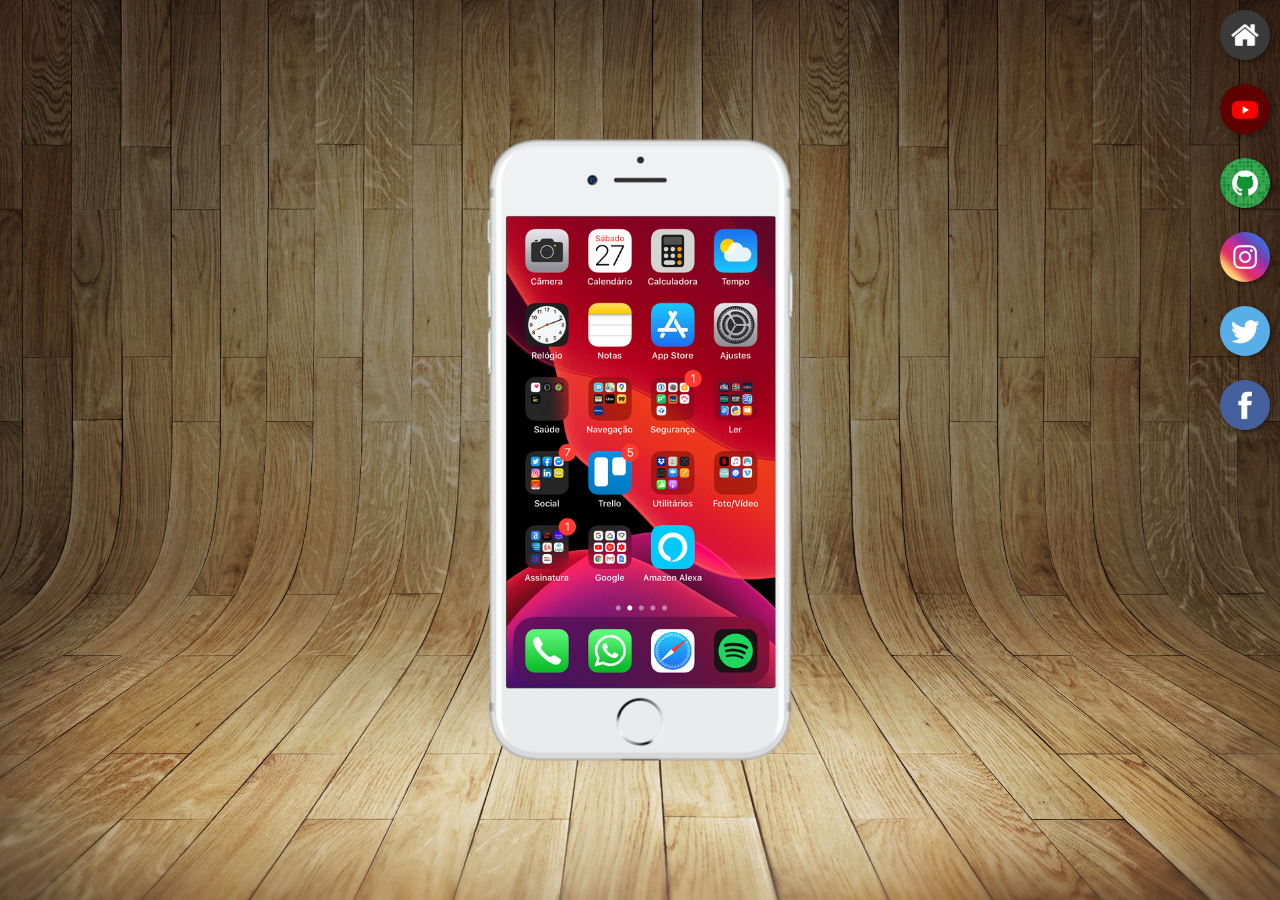
<file: index.html>
<!DOCTYPE html>
<html lang="pt-br">
<head>
    <meta charset="UTF-8">
    <meta name="viewport" content="width=device-width, initial-scale=1.0">
    <link rel="shortcut icon" href="favicon.ico" type="image/x-icon">
    <link rel="stylesheet" href="estilos/style.css">
    <title>Projeto Redes Sociais</title>
</head>
<body>
    <main>
        <section id="telefone">
            <iframe src="home.html" name="tela" id="tela" frameborder="0"></iframe>
        </section>
        <section id="redes-sociais">
            <a href="home.html" target="tela"><img src="imagens/logo-home.jpg" alt="logo-home"></a> <br>
            <a href="youtube.html" target="tela"><img src="imagens/logo-youtube.jpg" alt="logo-youtube"></a> <br>
            <a href="github.html" target="tela"><img src="imagens/logo-github.jpg" alt="logo-github"></a> <br>
            <a href="instagram.html" target="tela"><img src="imagens/logo-instagram.jpg" alt="logo-instagram"></a> <br>
            <a href="twitter.html" target="tela"><img src="imagens/logo-twitter.jpg" alt="logo-twitter"></a> <br>
            <a href="facebook.html" target="tela"><img src="imagens/logo-facebook.jpg" alt="logo-facebook"></a>
        </section>
    </main>
</body>
</html>
</file>
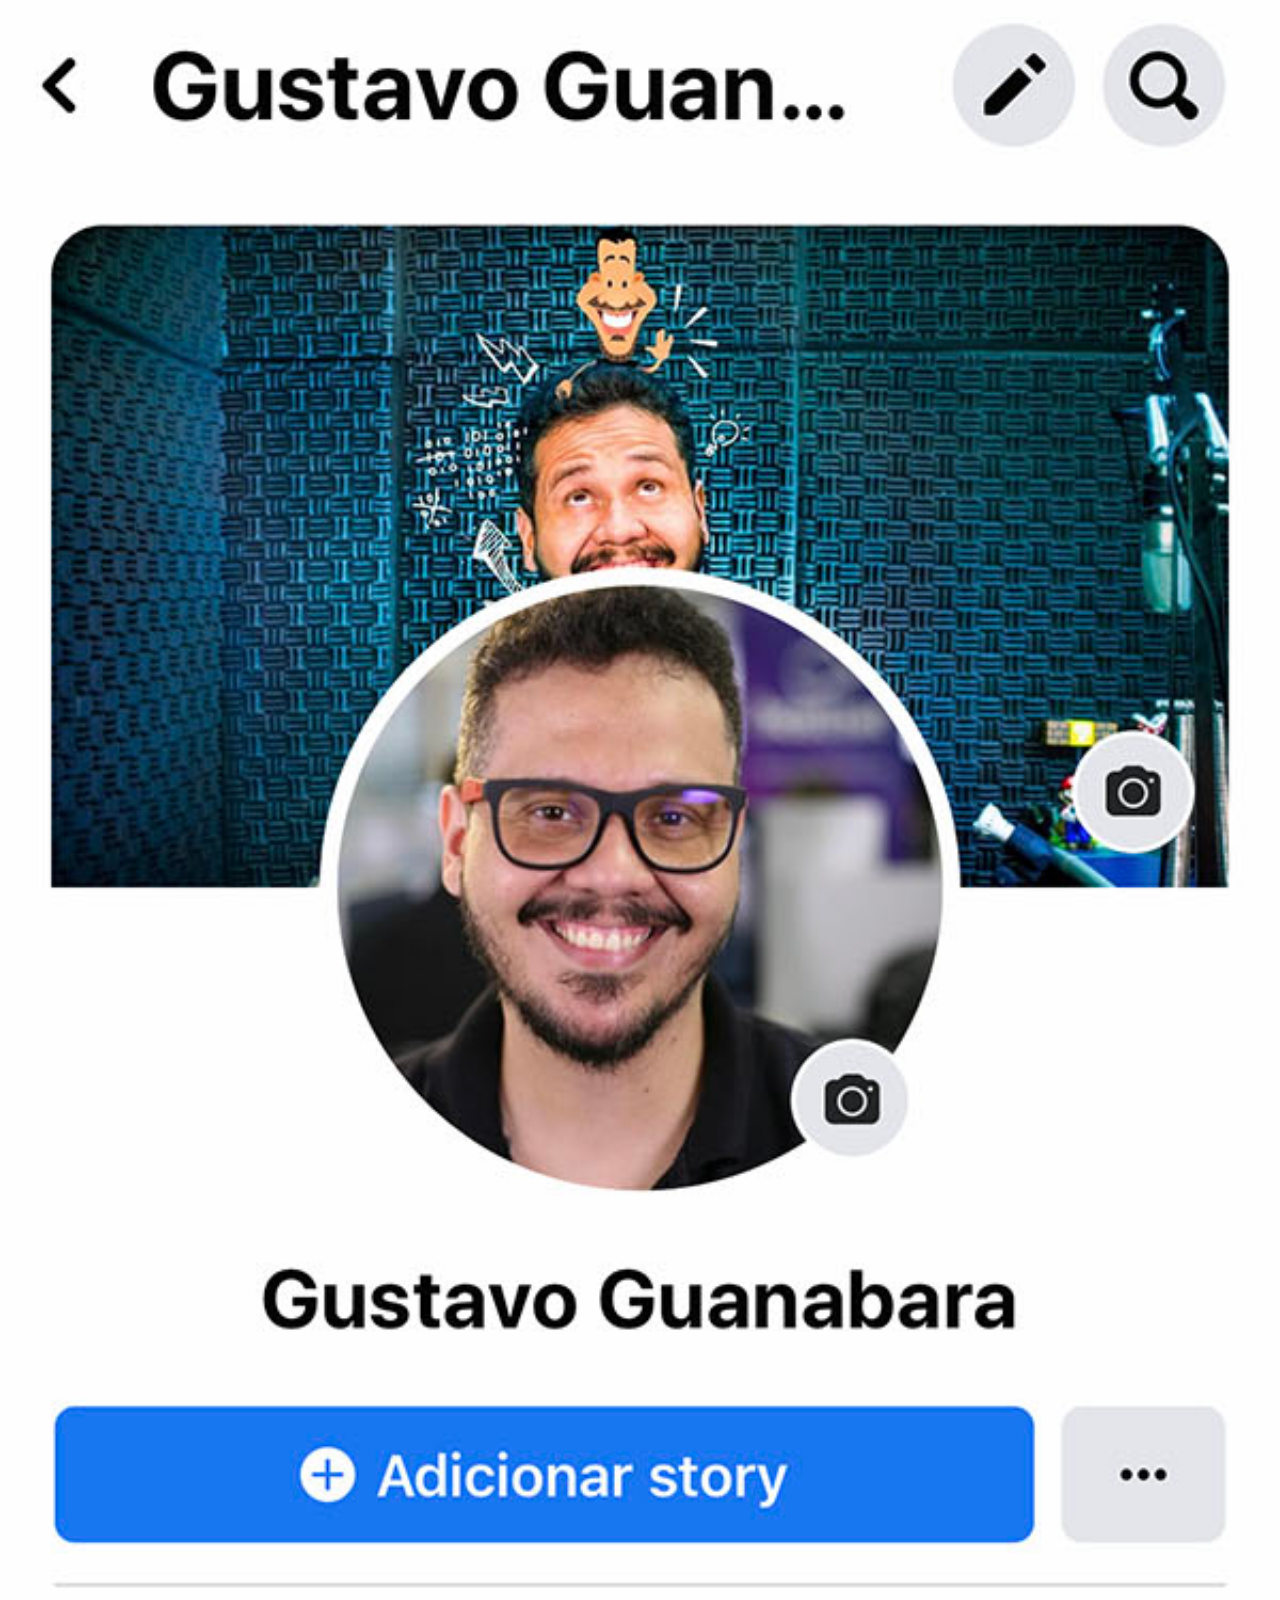
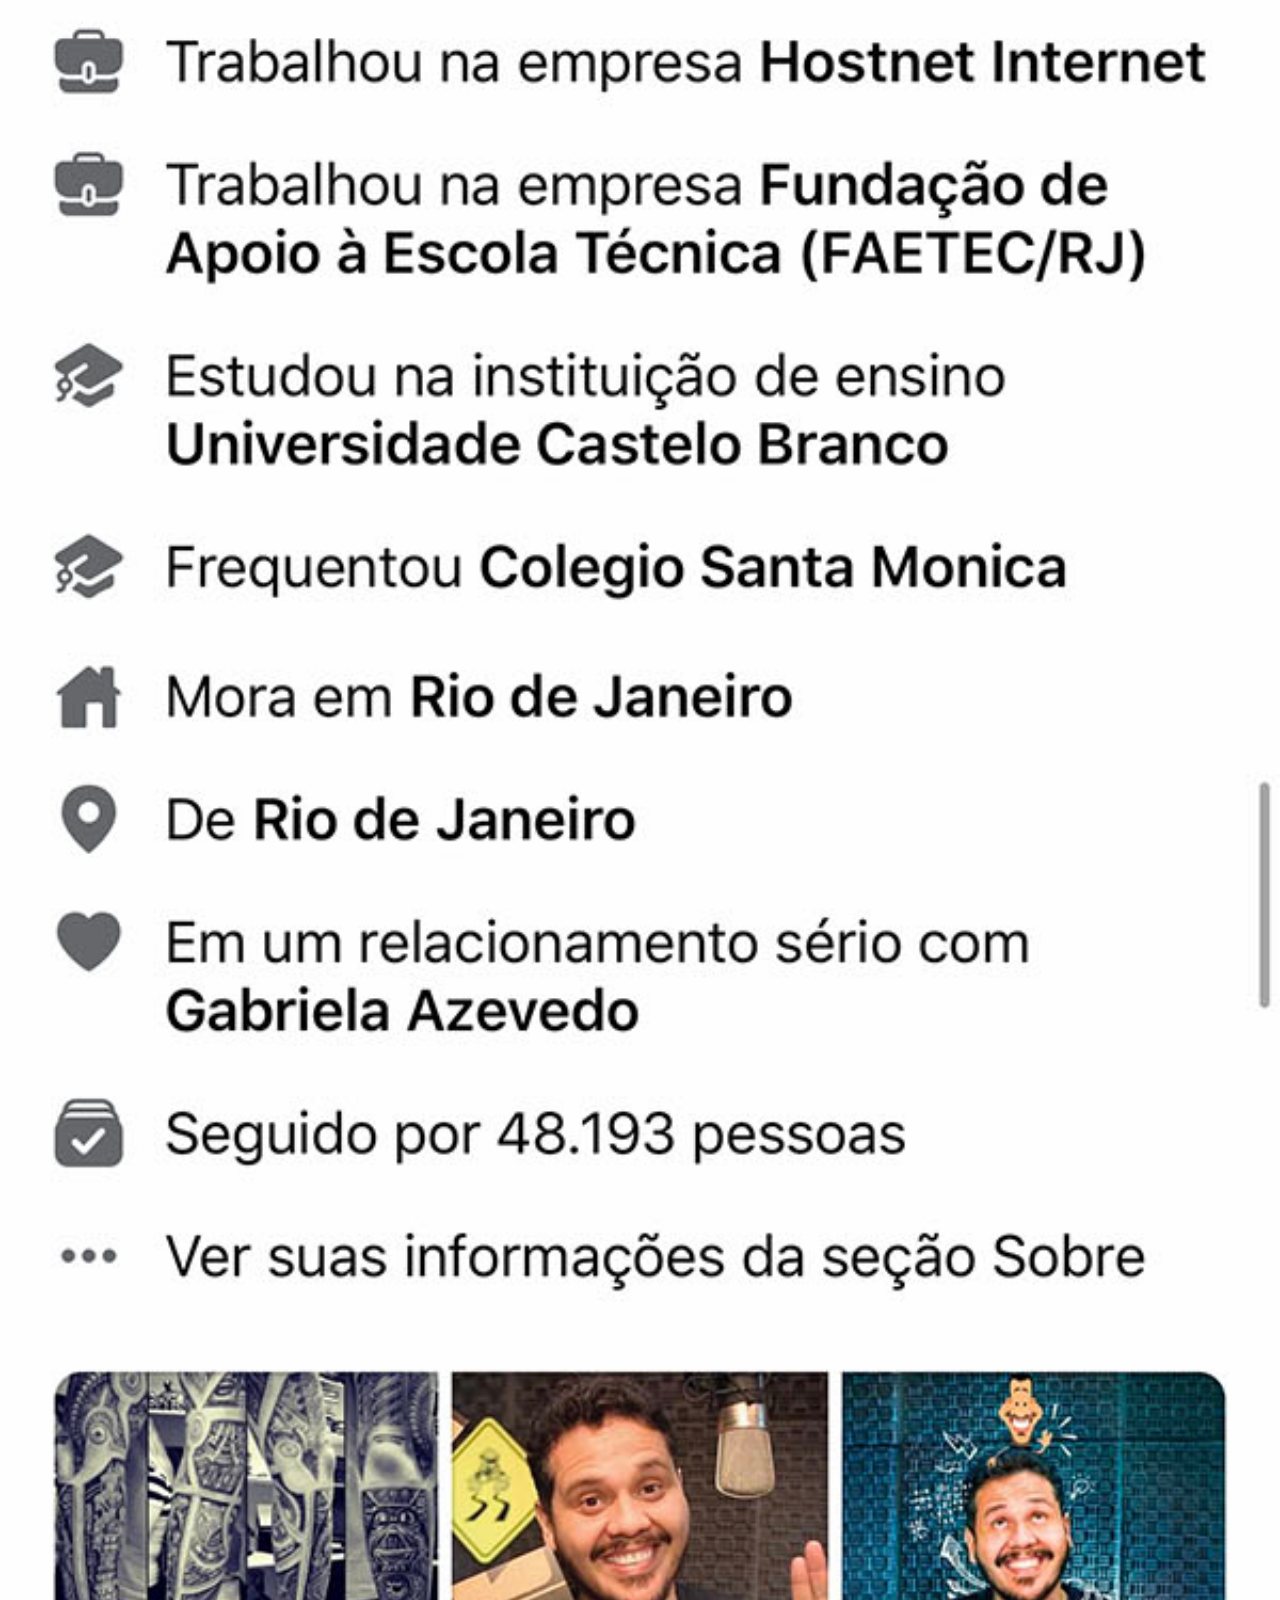
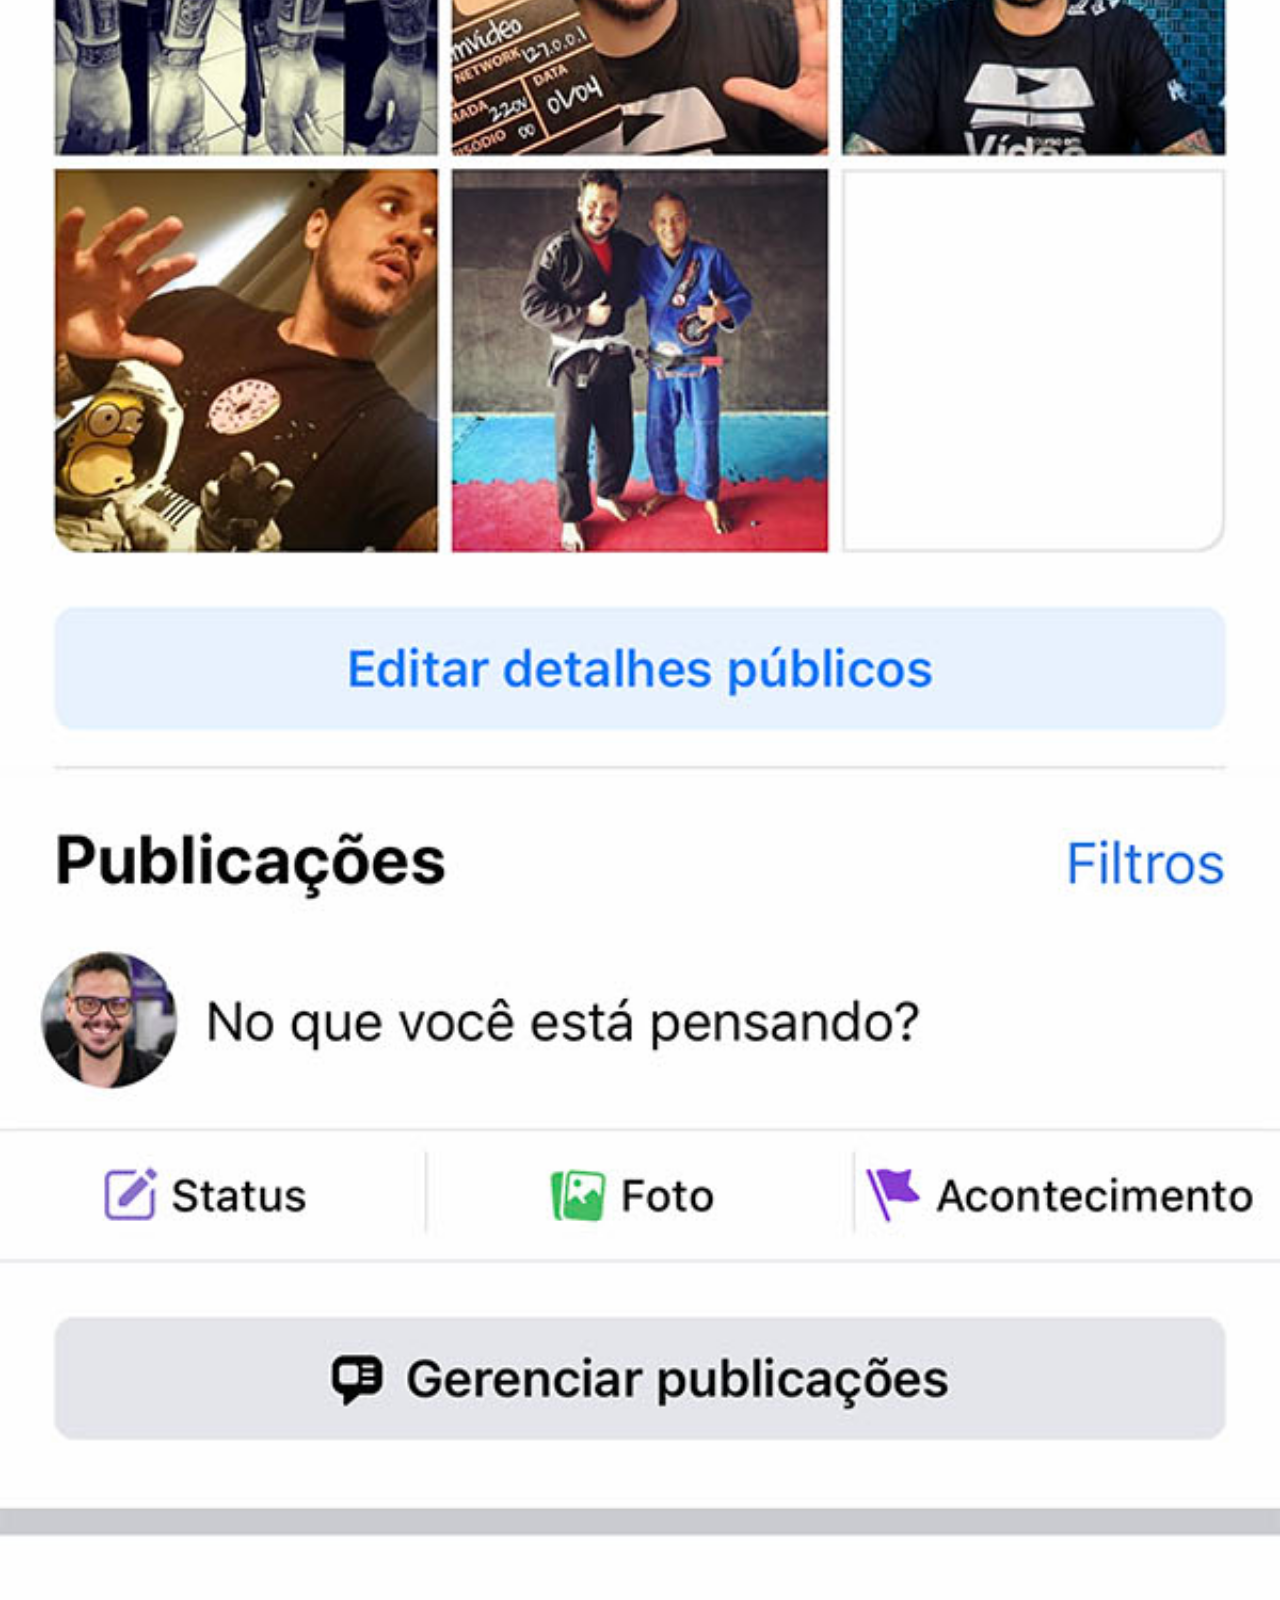
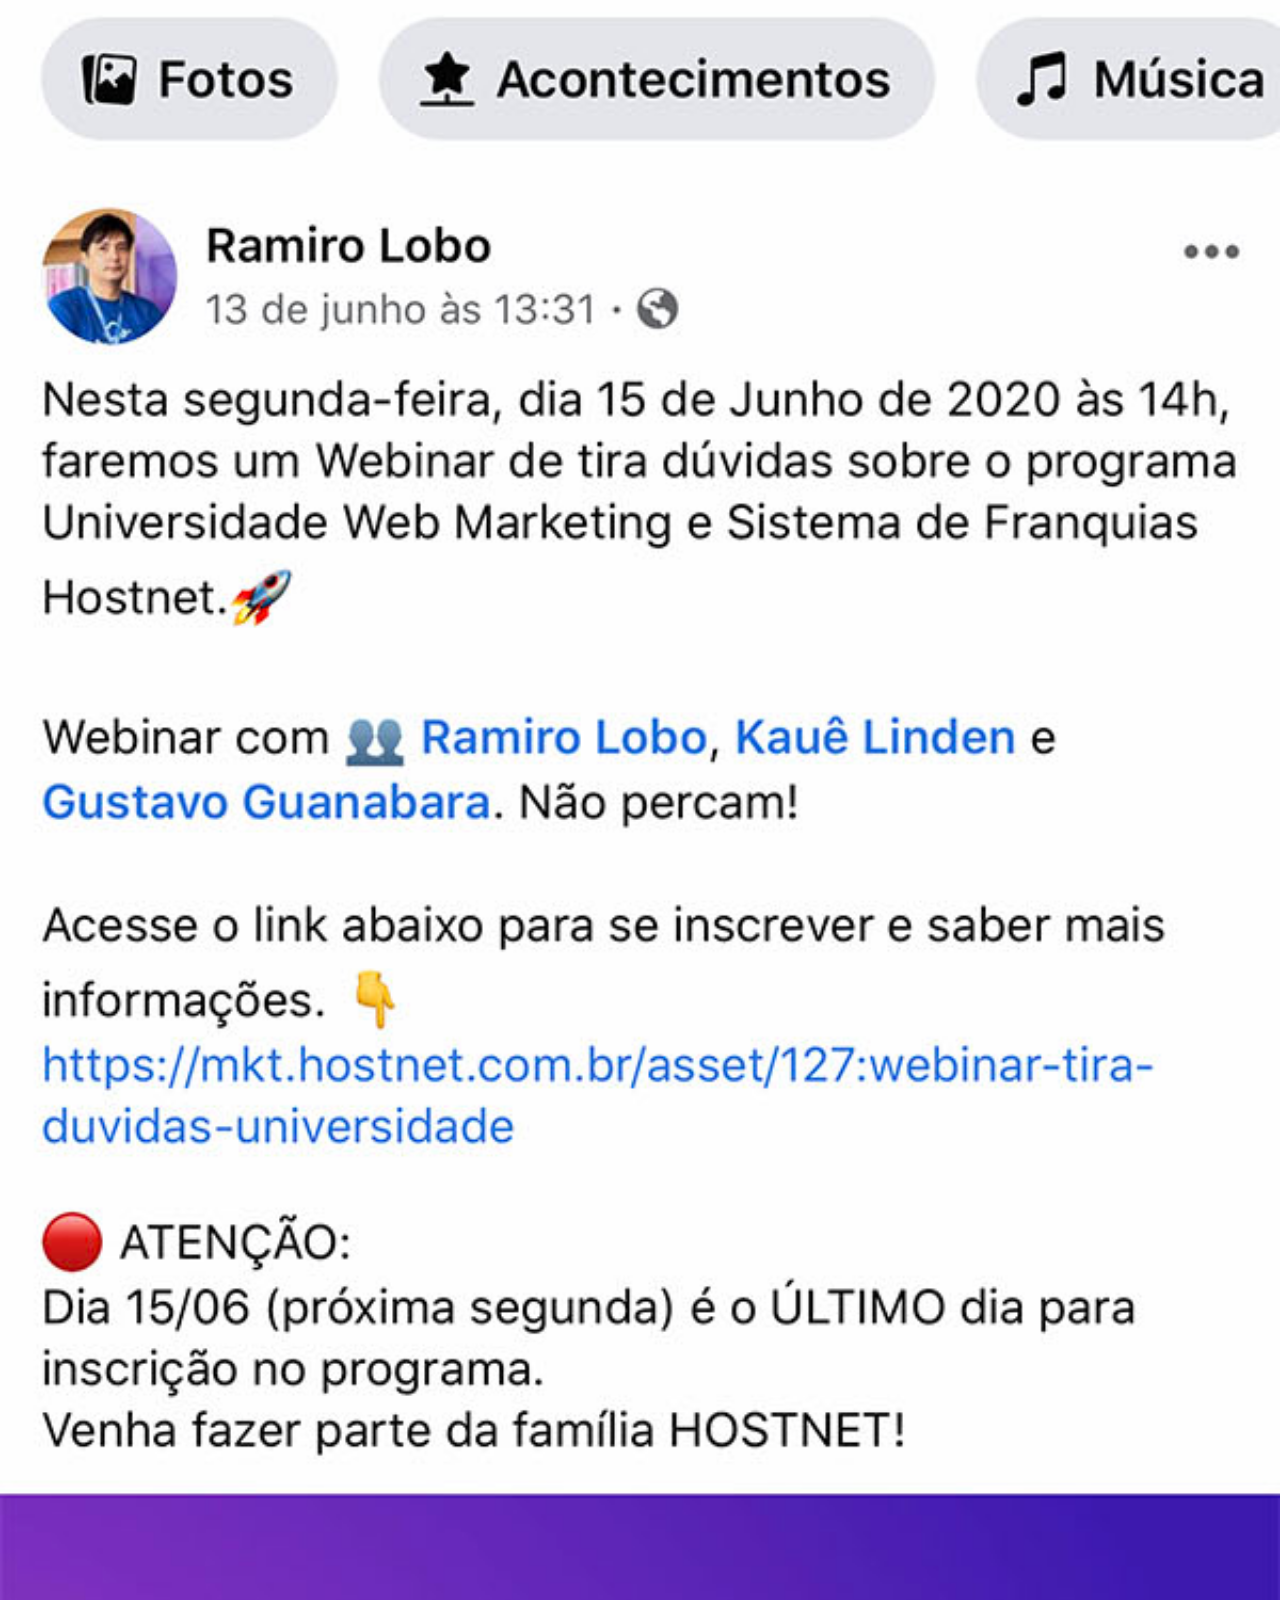
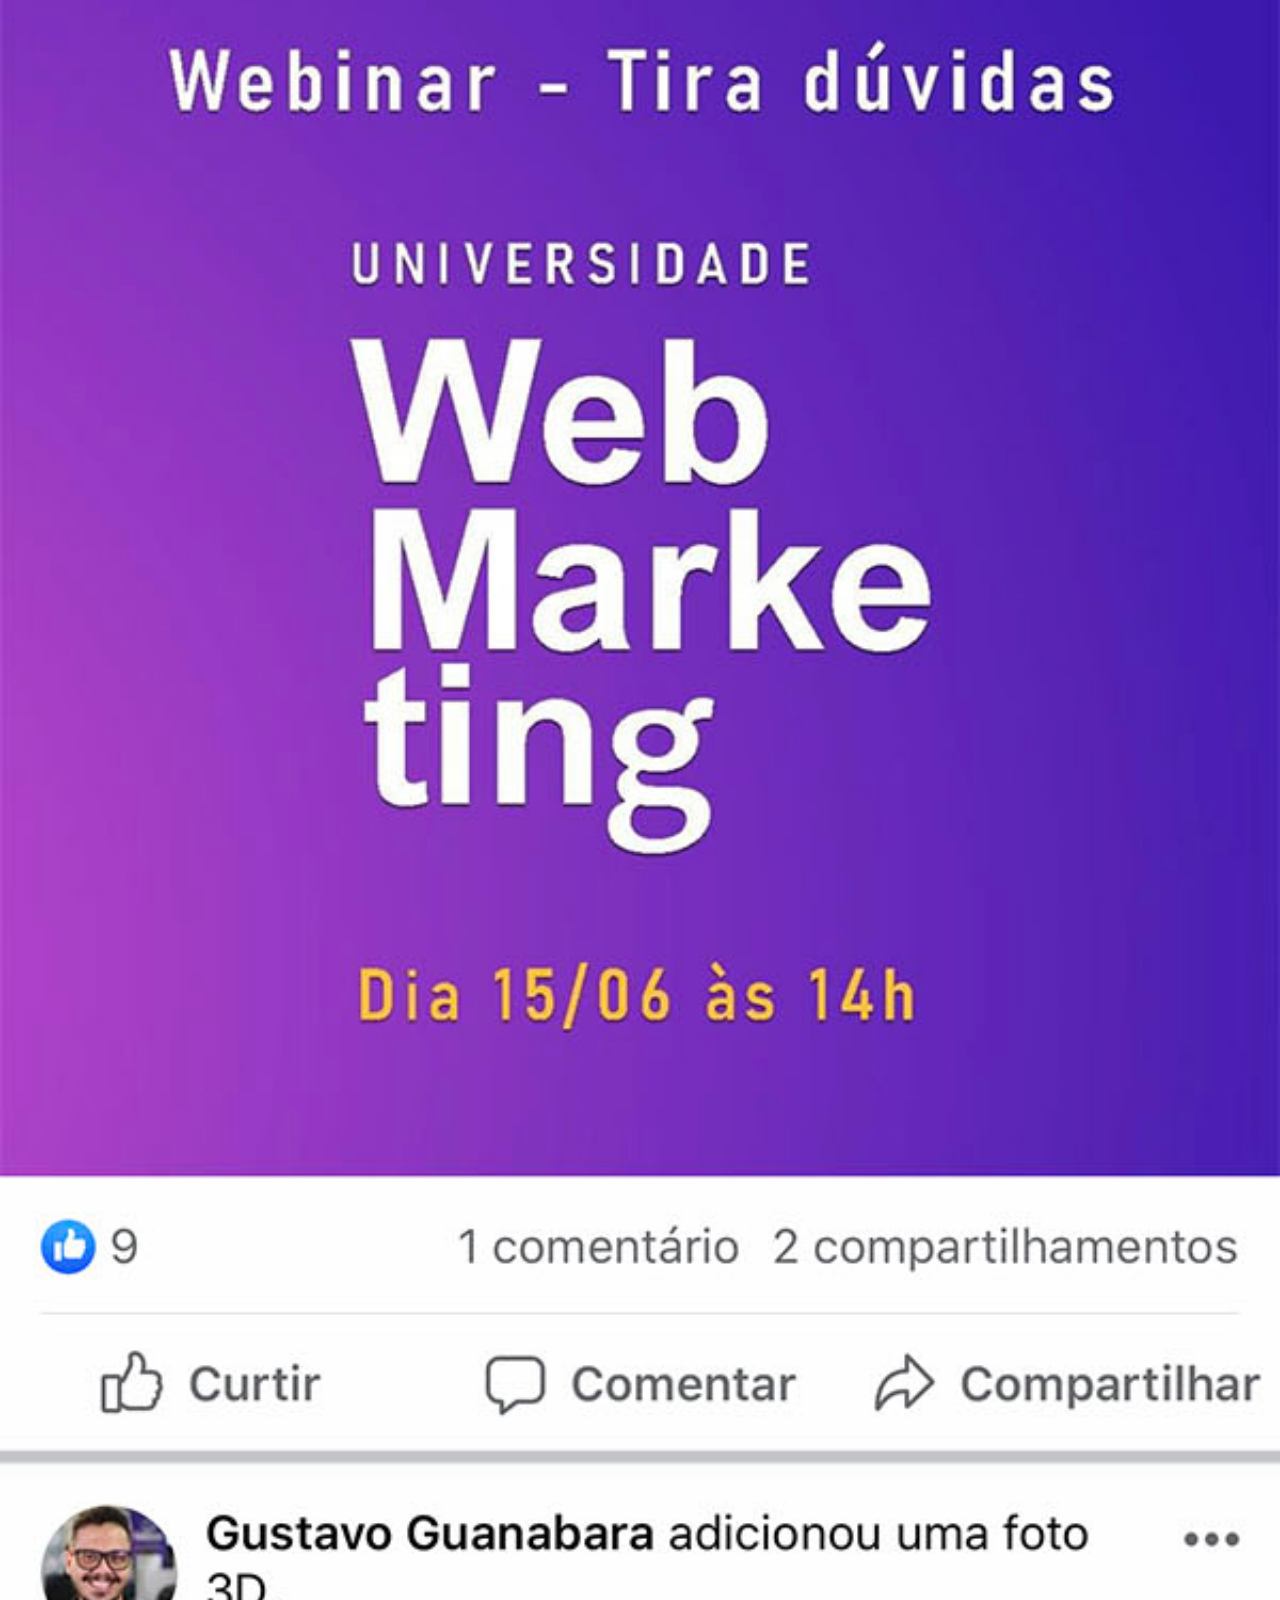
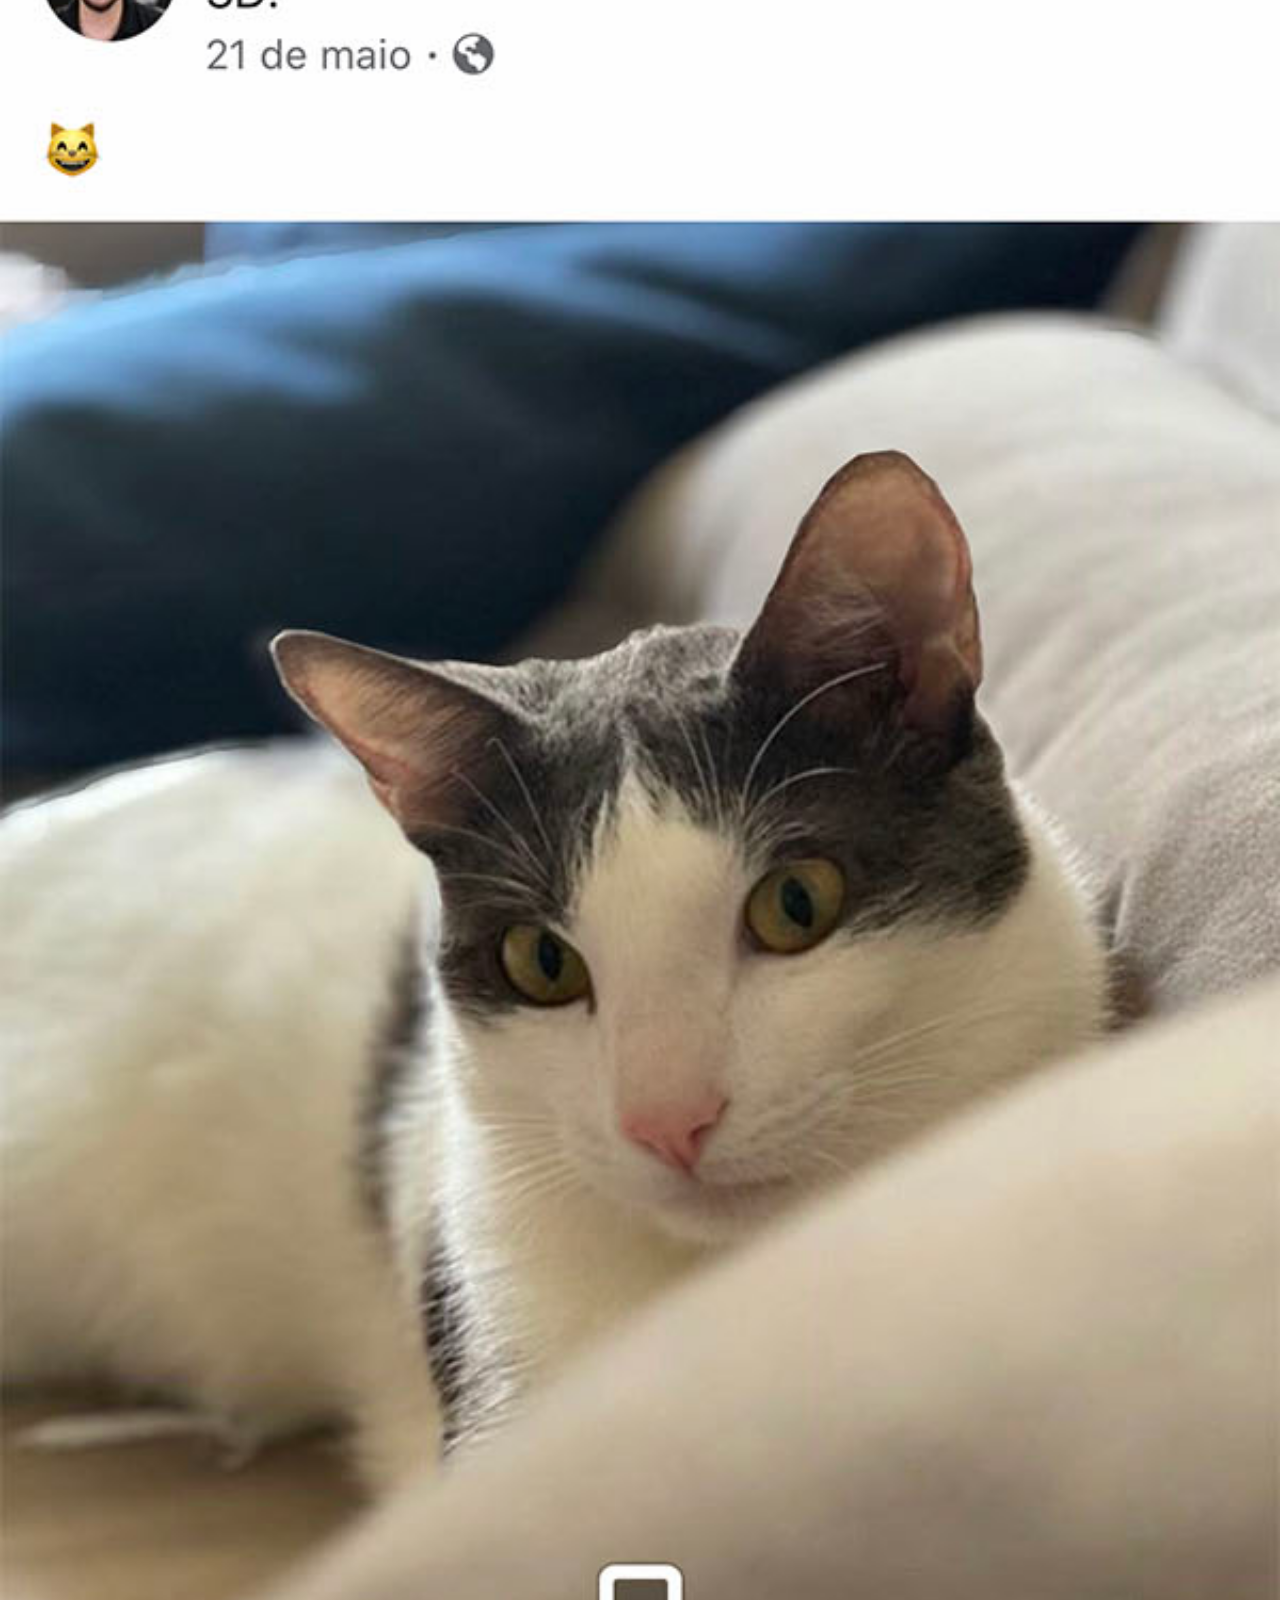
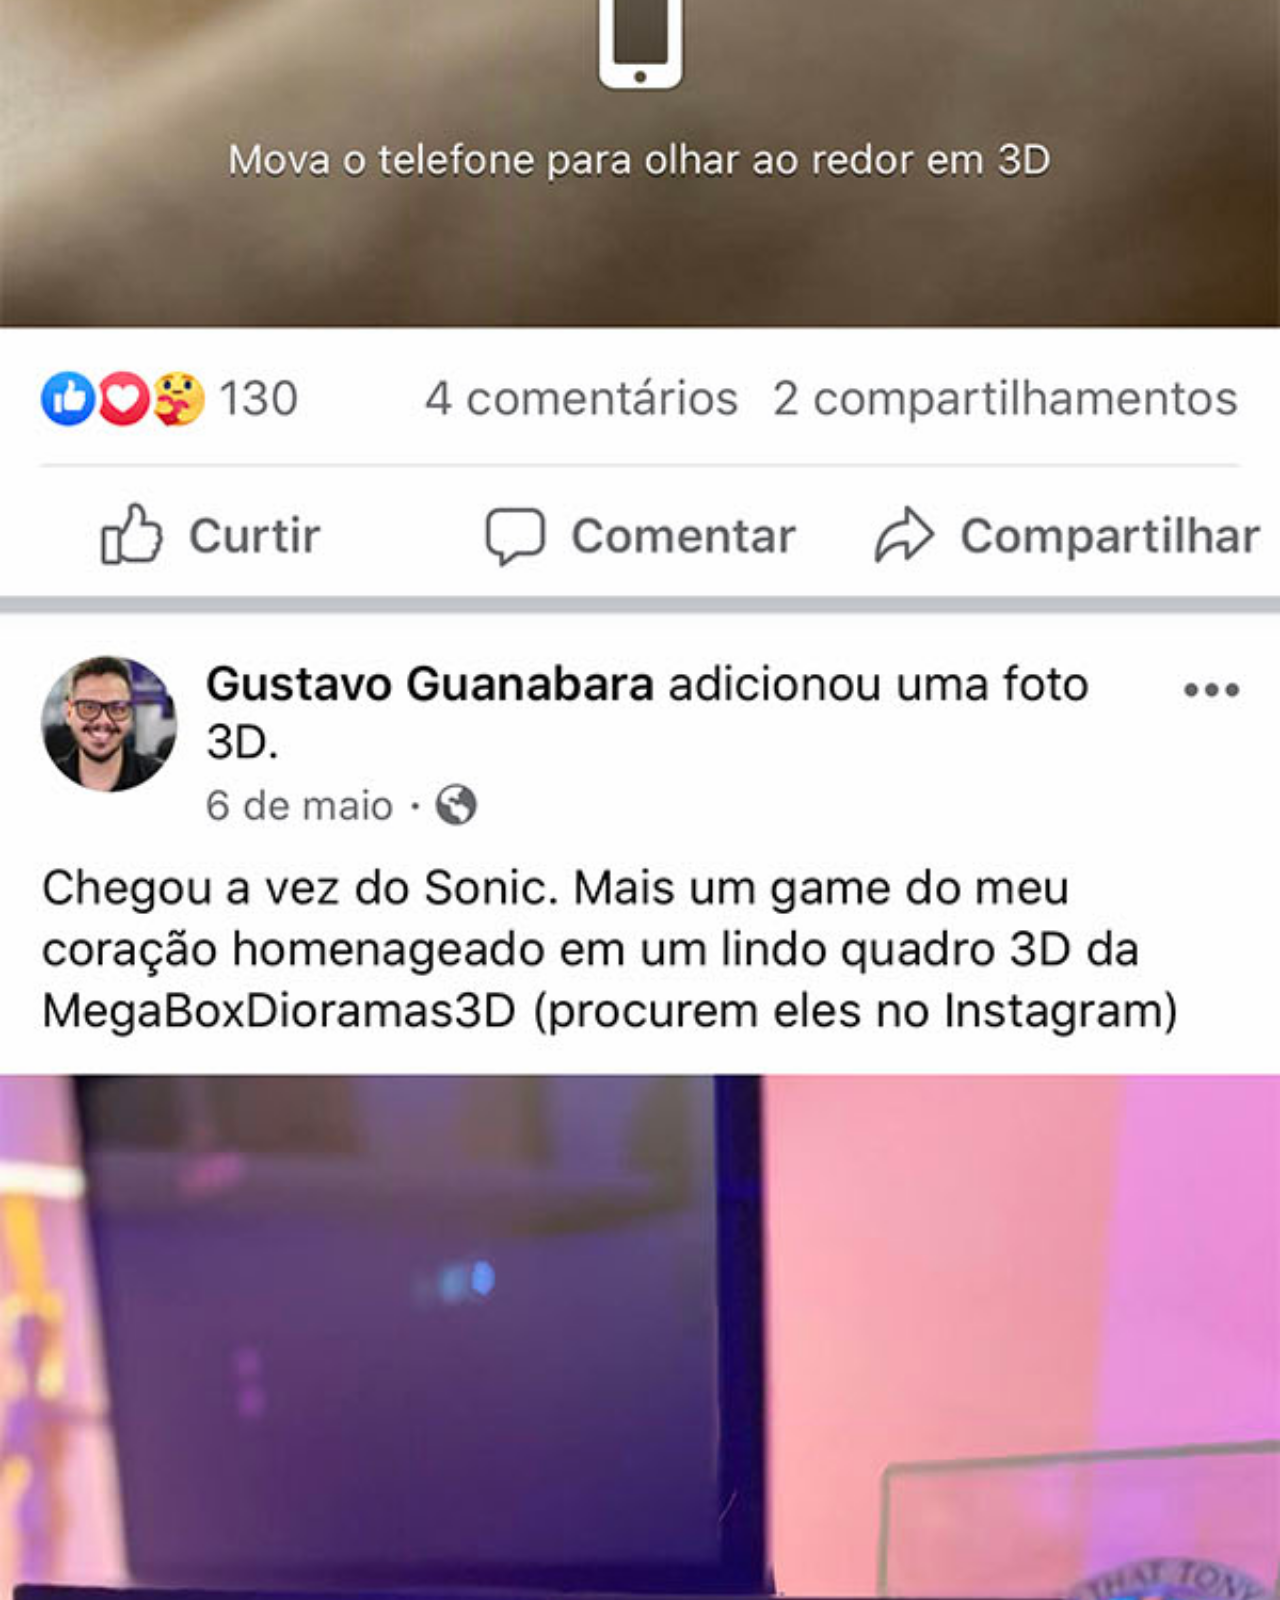
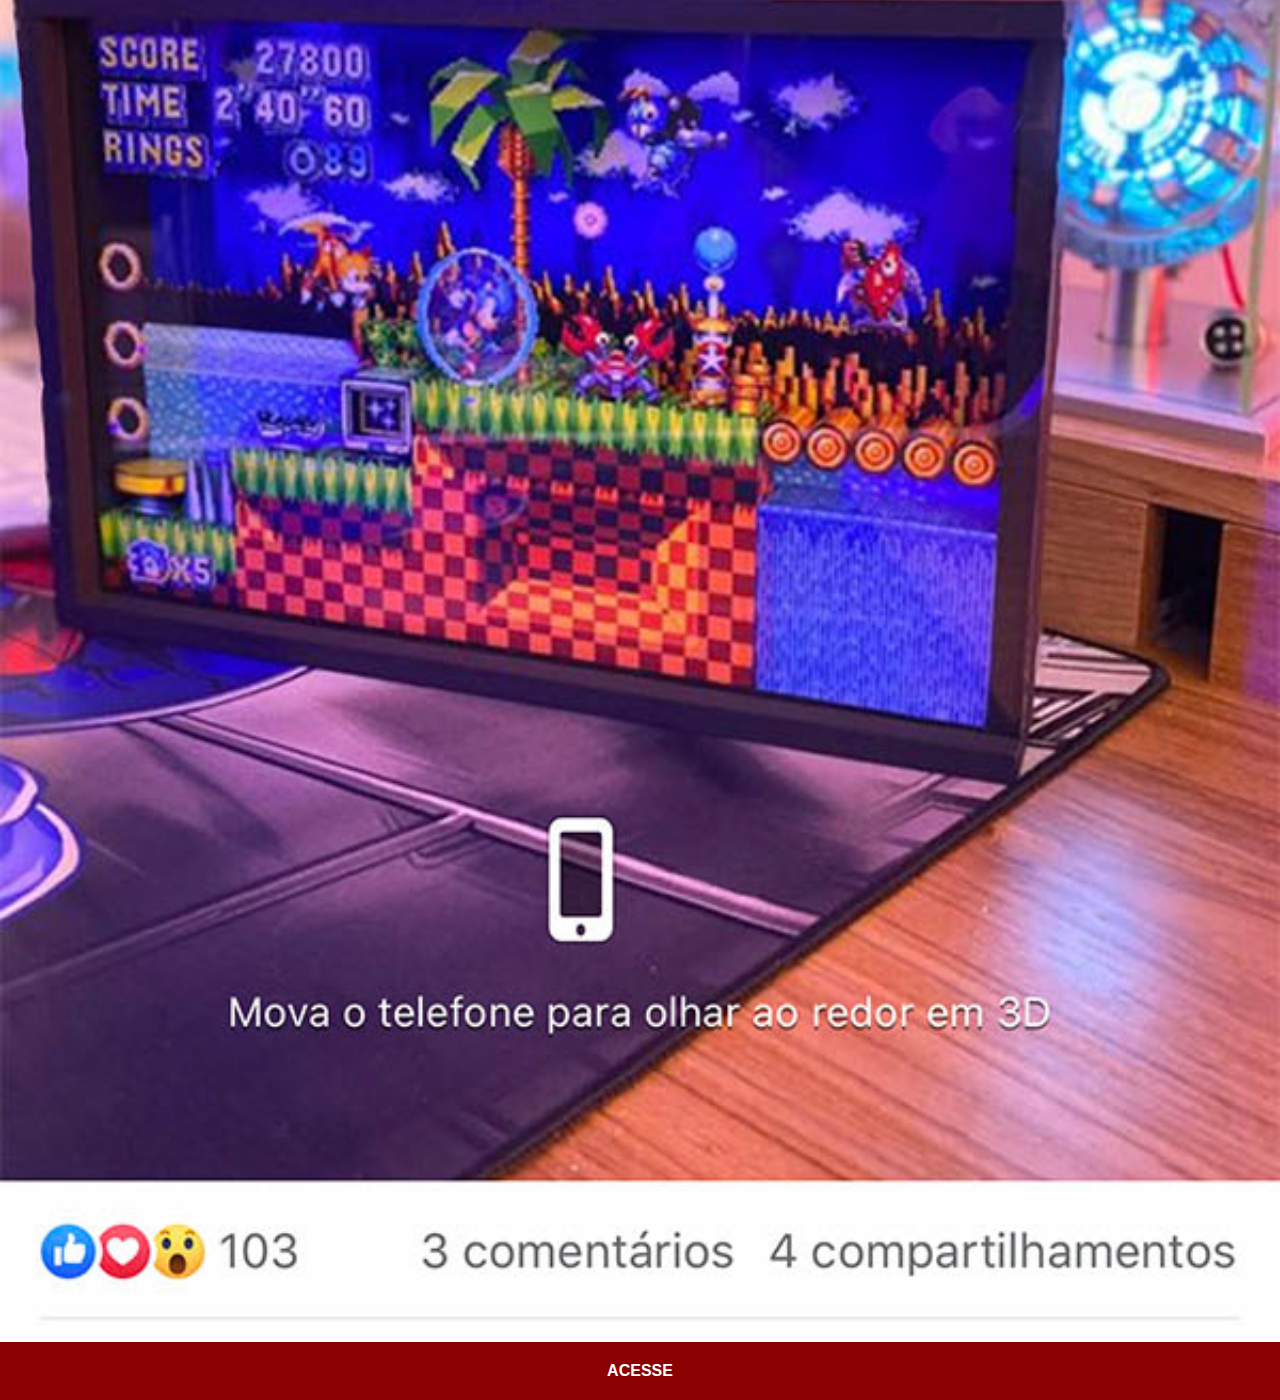
<file: facebook.html>
<!DOCTYPE html>
<html lang="pt-br">
<head>
    <meta charset="UTF-8">
    <meta name="viewport" content="width=device-width, initial-scale=1.0">
    <title>Facebook</title>
    <link rel="stylesheet" href="estilos/social.css">
</head>
<body>
    <img src="imagens/tela-facebook.jpg" alt="Facebook">
    <a href="https://www.facebook.com/gustavoguanabara/?locale=pt_BR" target="_blank">ACESSE</a>
</body>
</html>
</file>
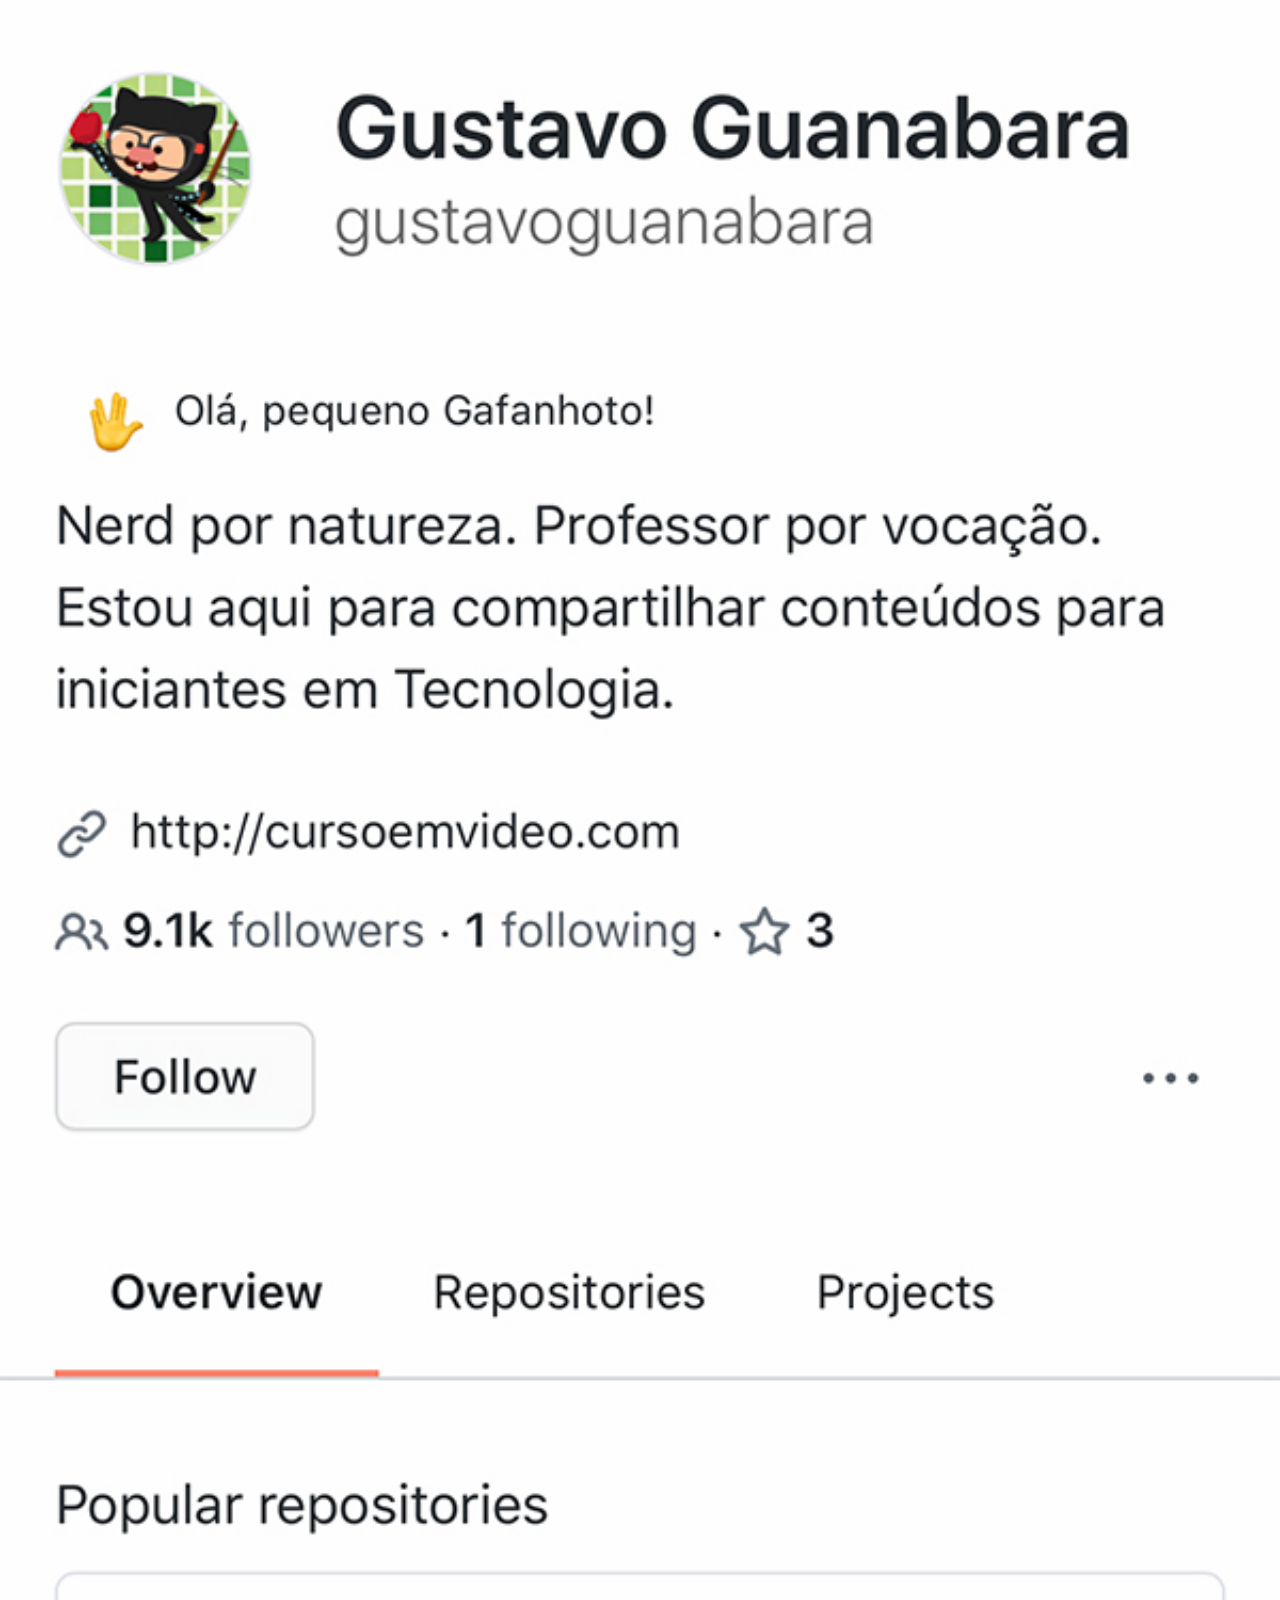
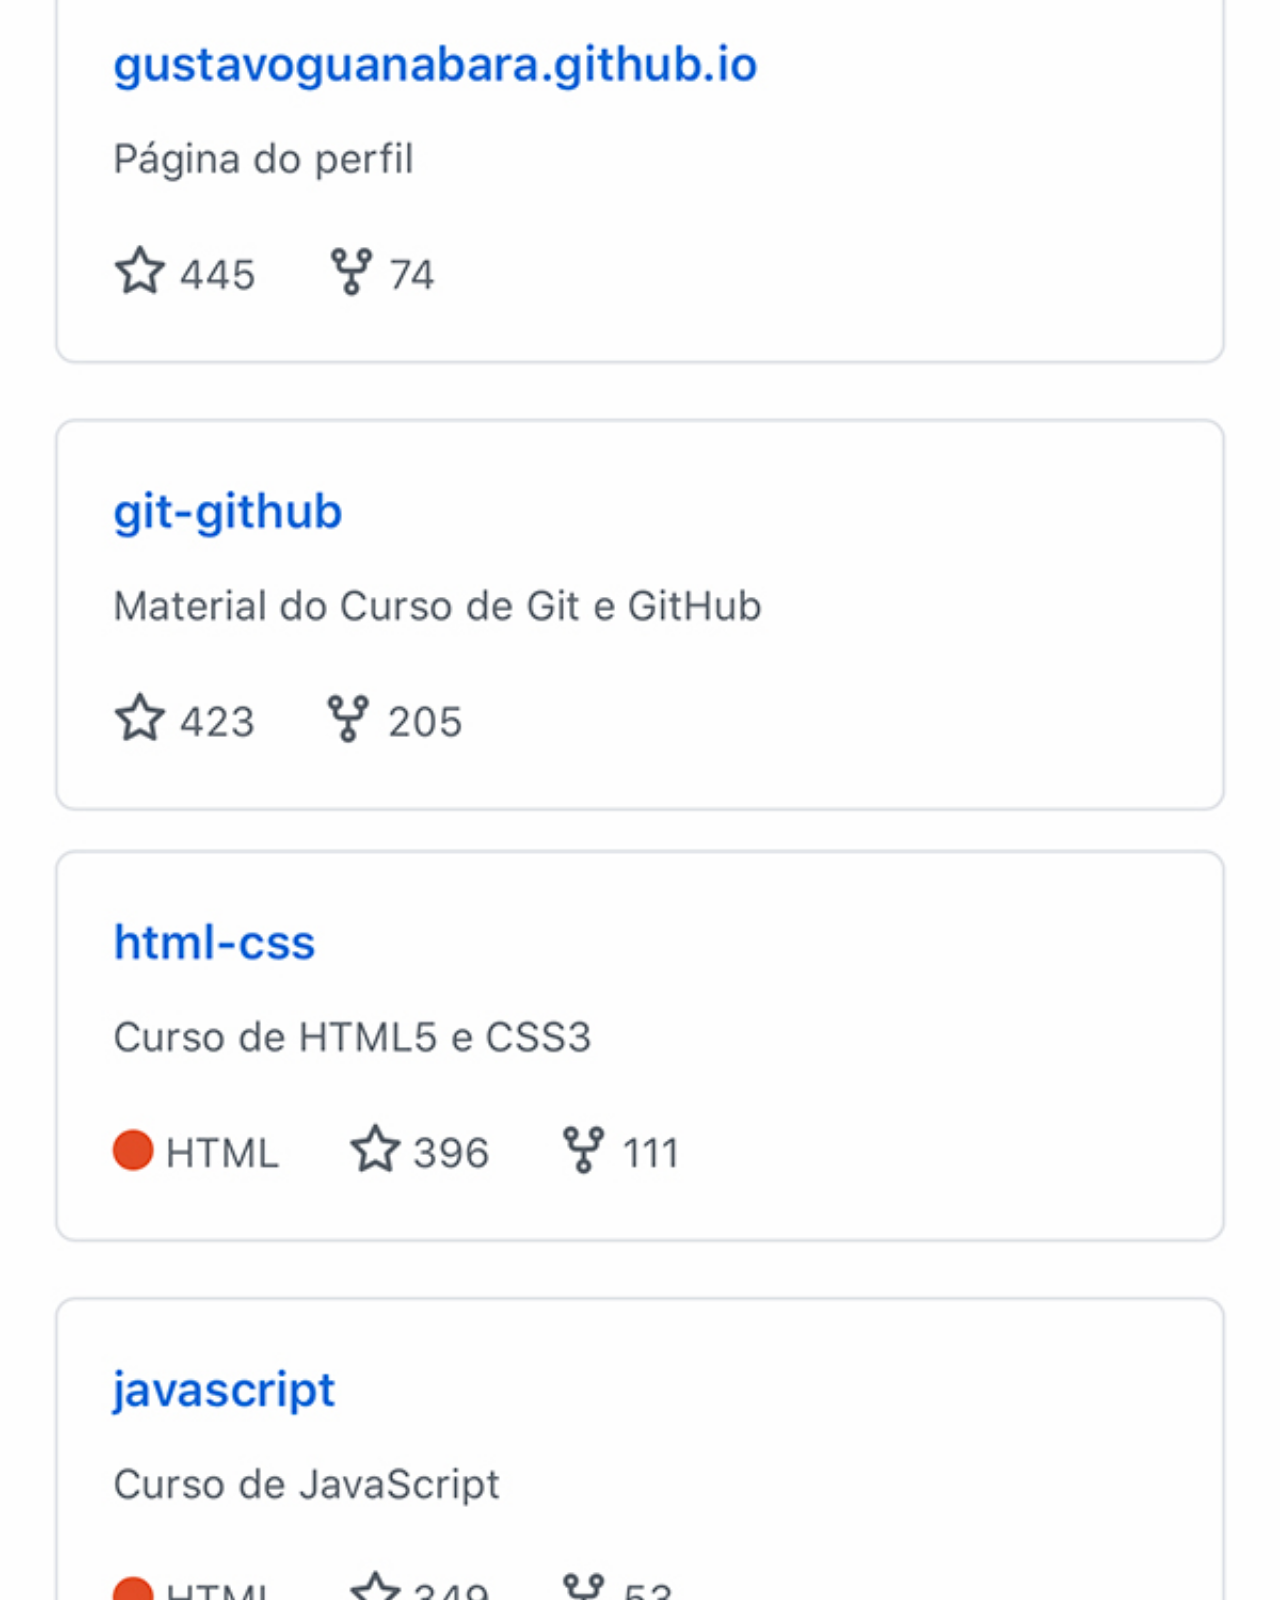
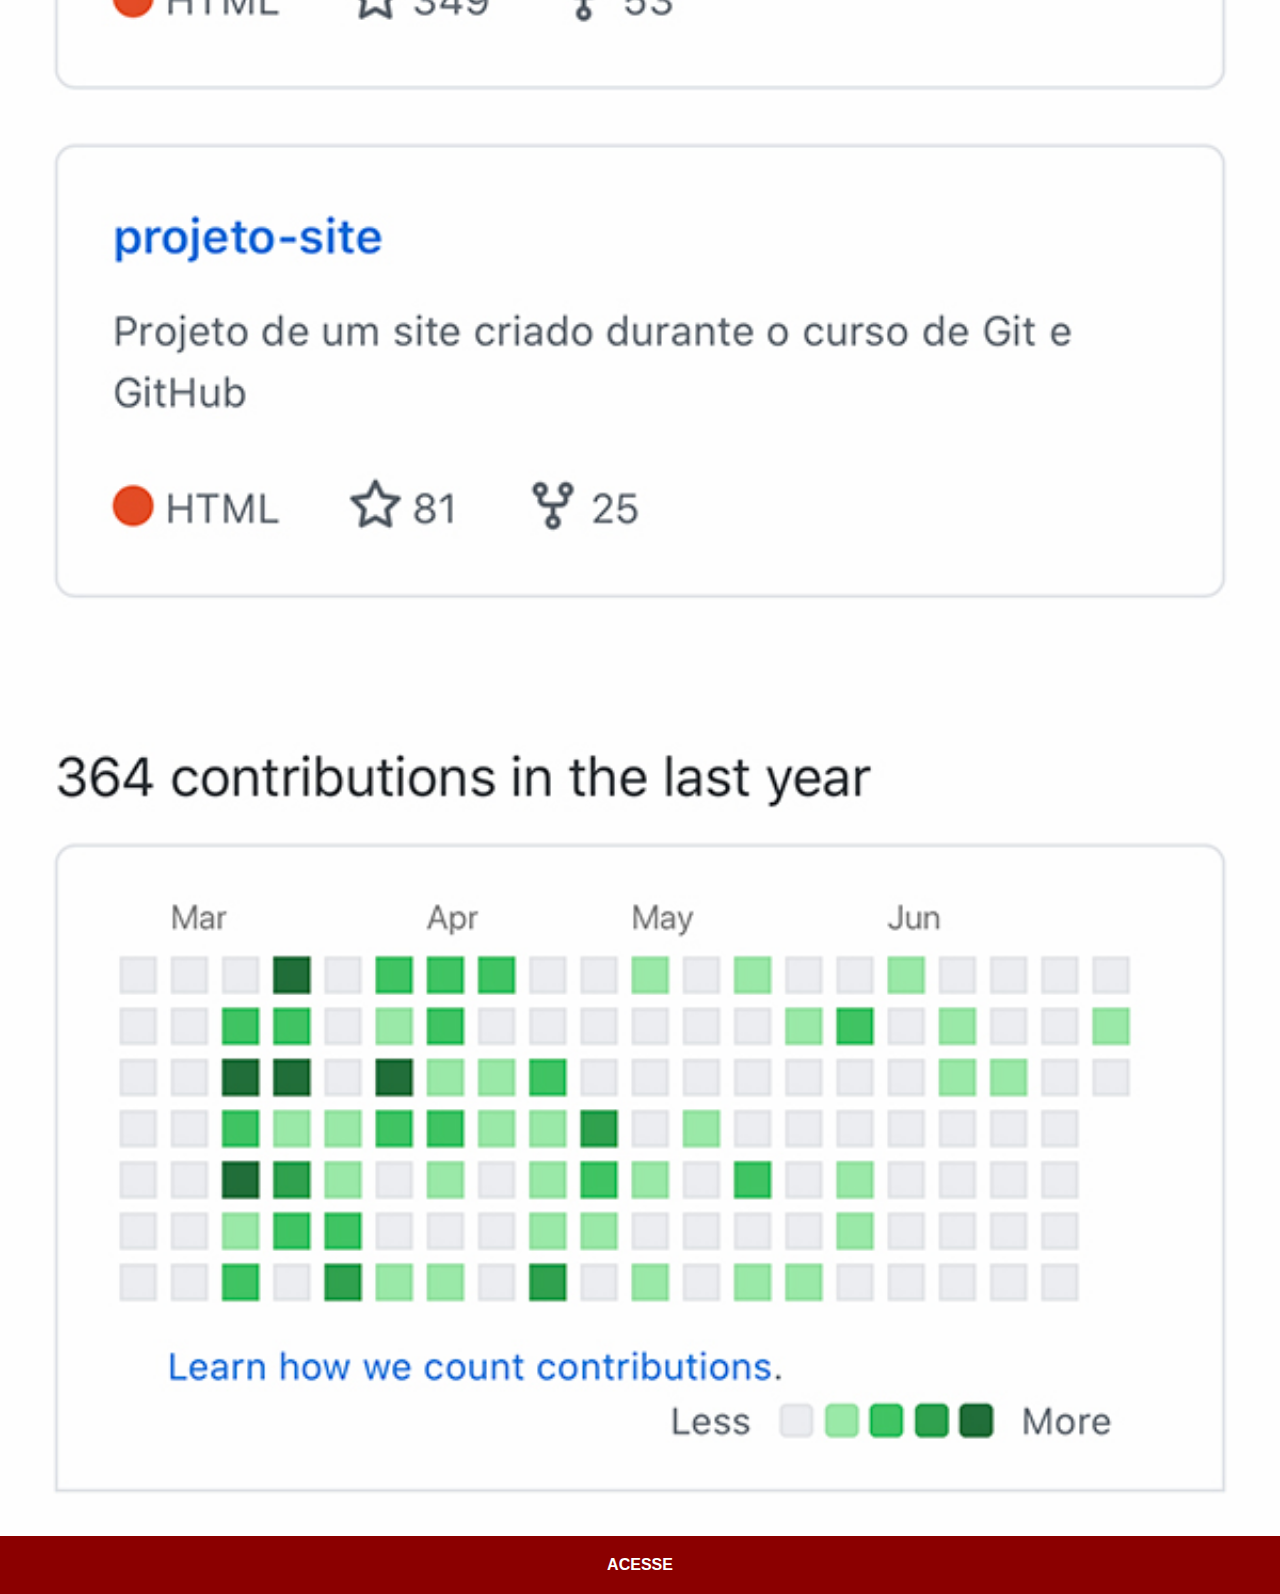
<file: github.html>
<!DOCTYPE html>
<html lang="pt-br">
<head>
    <meta charset="UTF-8">
    <meta name="viewport" content="width=device-width, initial-scale=1.0">
    <link rel="stylesheet" href="estilos/social.css">
    <title>GitHub</title>
</head>
<body>
    <img src="imagens/tela-github.jpg" alt="GitHub">
    <a href="https://github.com/gustavoguanabara" target="_blank">ACESSE</a>
</body>
</html>
</file>
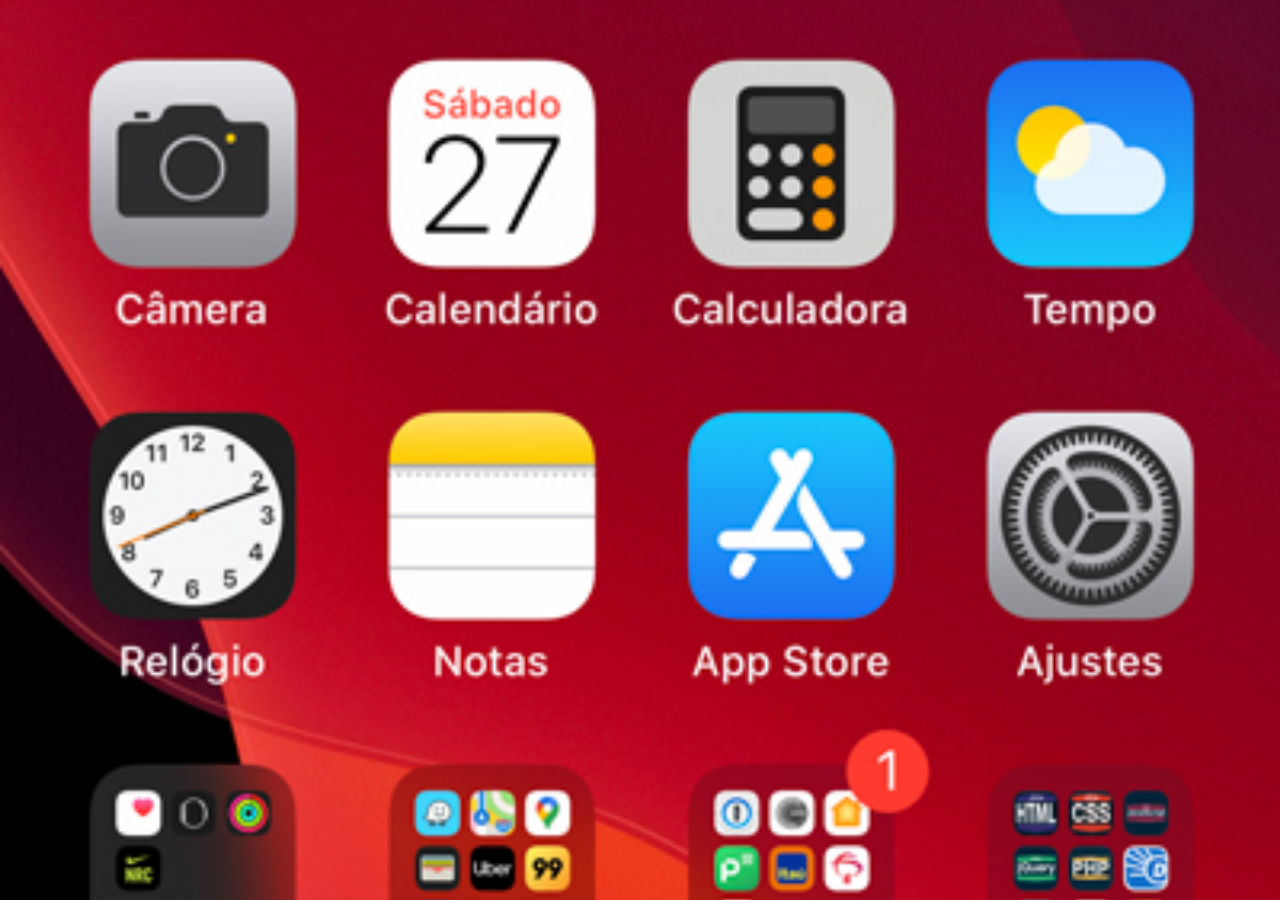
<file: home.html>
<!DOCTYPE html>
<html lang="pt-br">
<head>
    <meta charset="UTF-8">
    <meta name="viewport" content="width=device-width, initial-scale=1.0">
    <title>Home</title>
    <style>
        * {
            margin: 0;
            padding: 0;
        }

        body {
            width: 100vw;
            height: 100vh;
            background: black url('imagens/tela-home.jpg') no-repeat top center;
            background-size: cover;
        }
    </style>
</head>
<body>
    
</body>
</html>
</file>
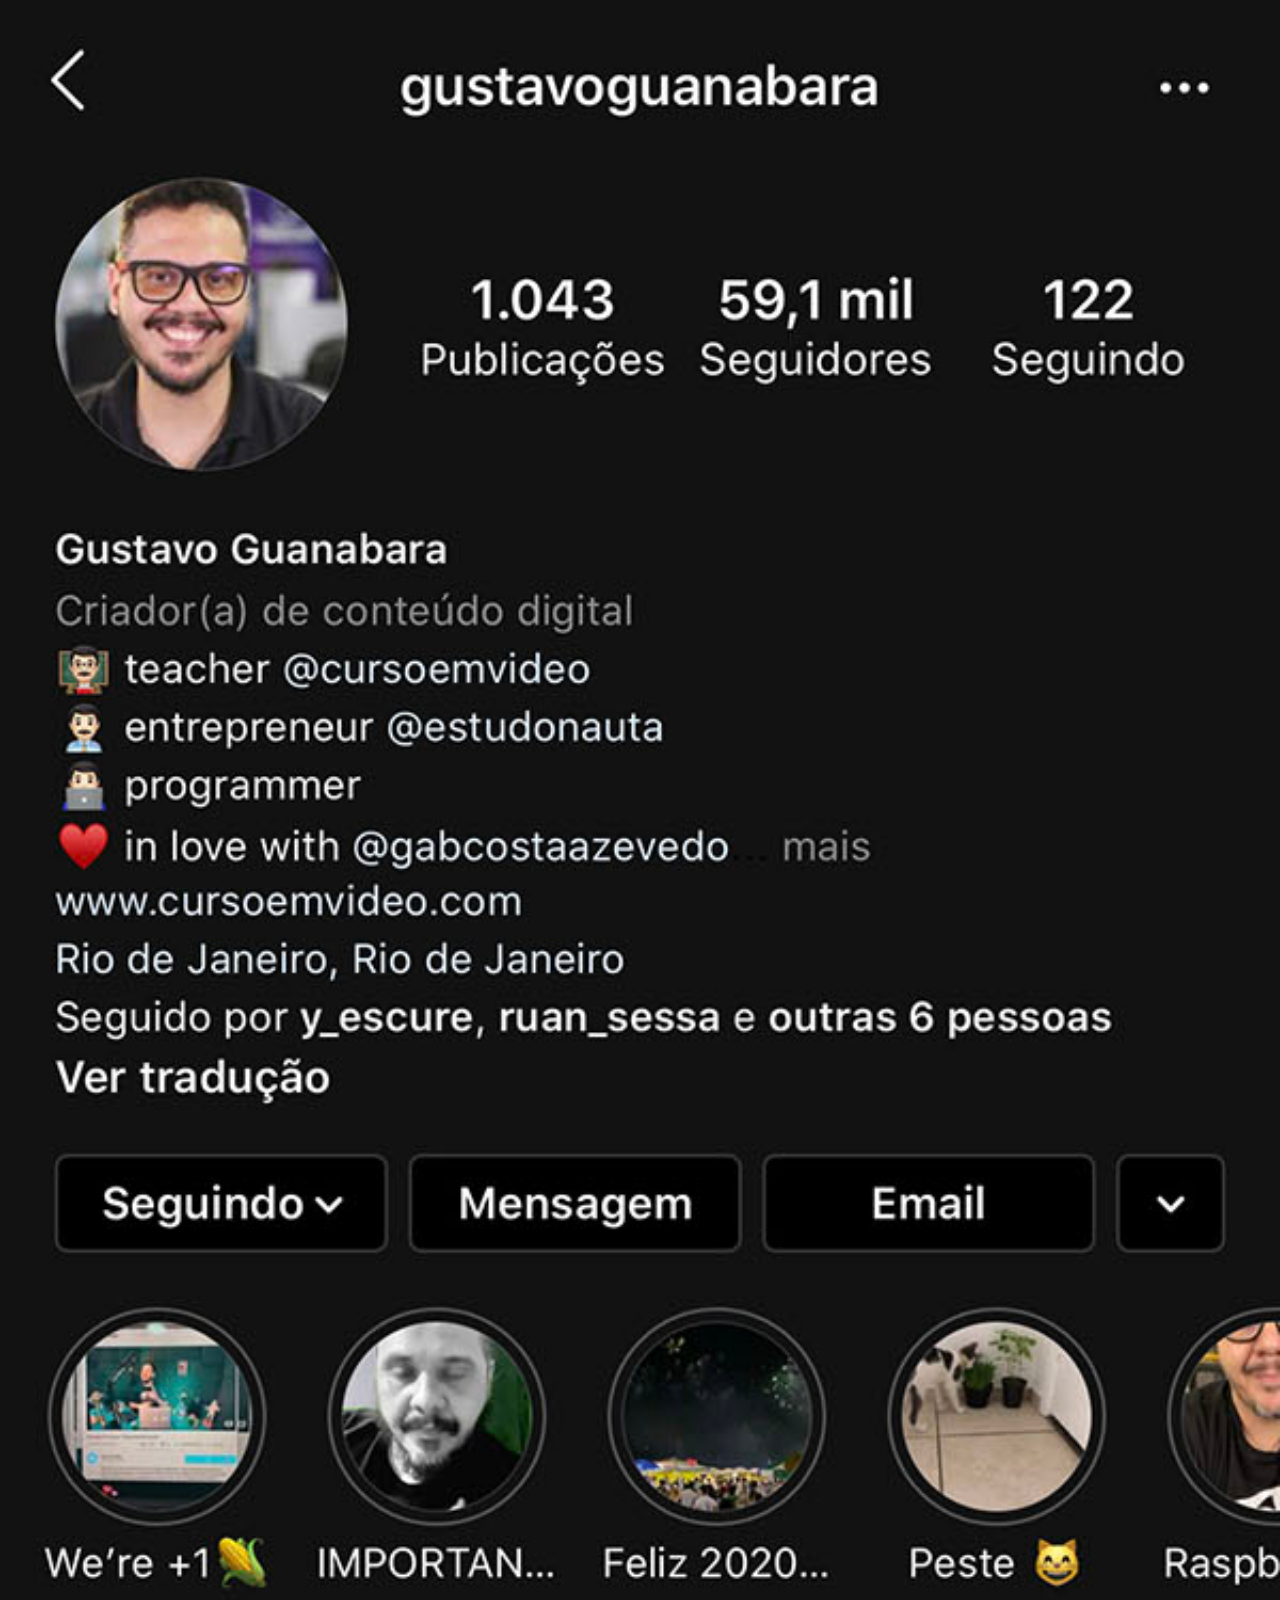
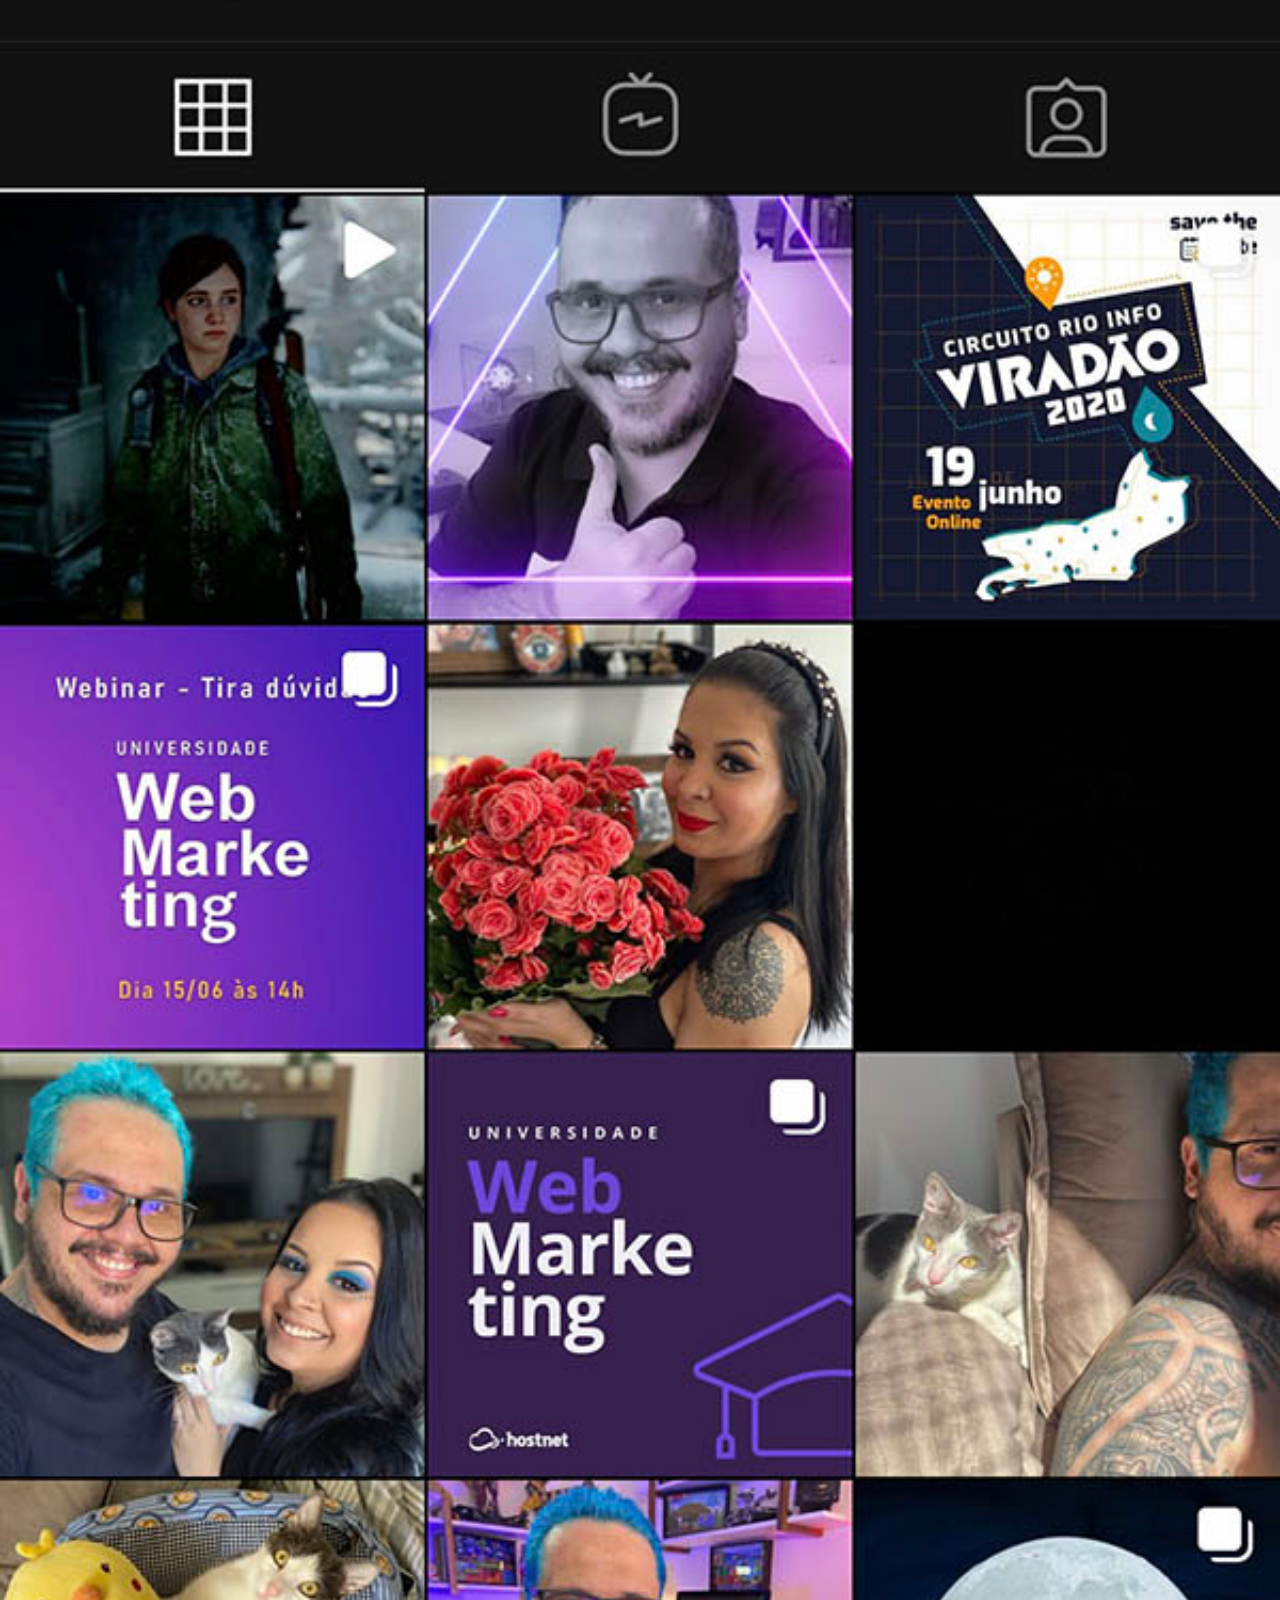
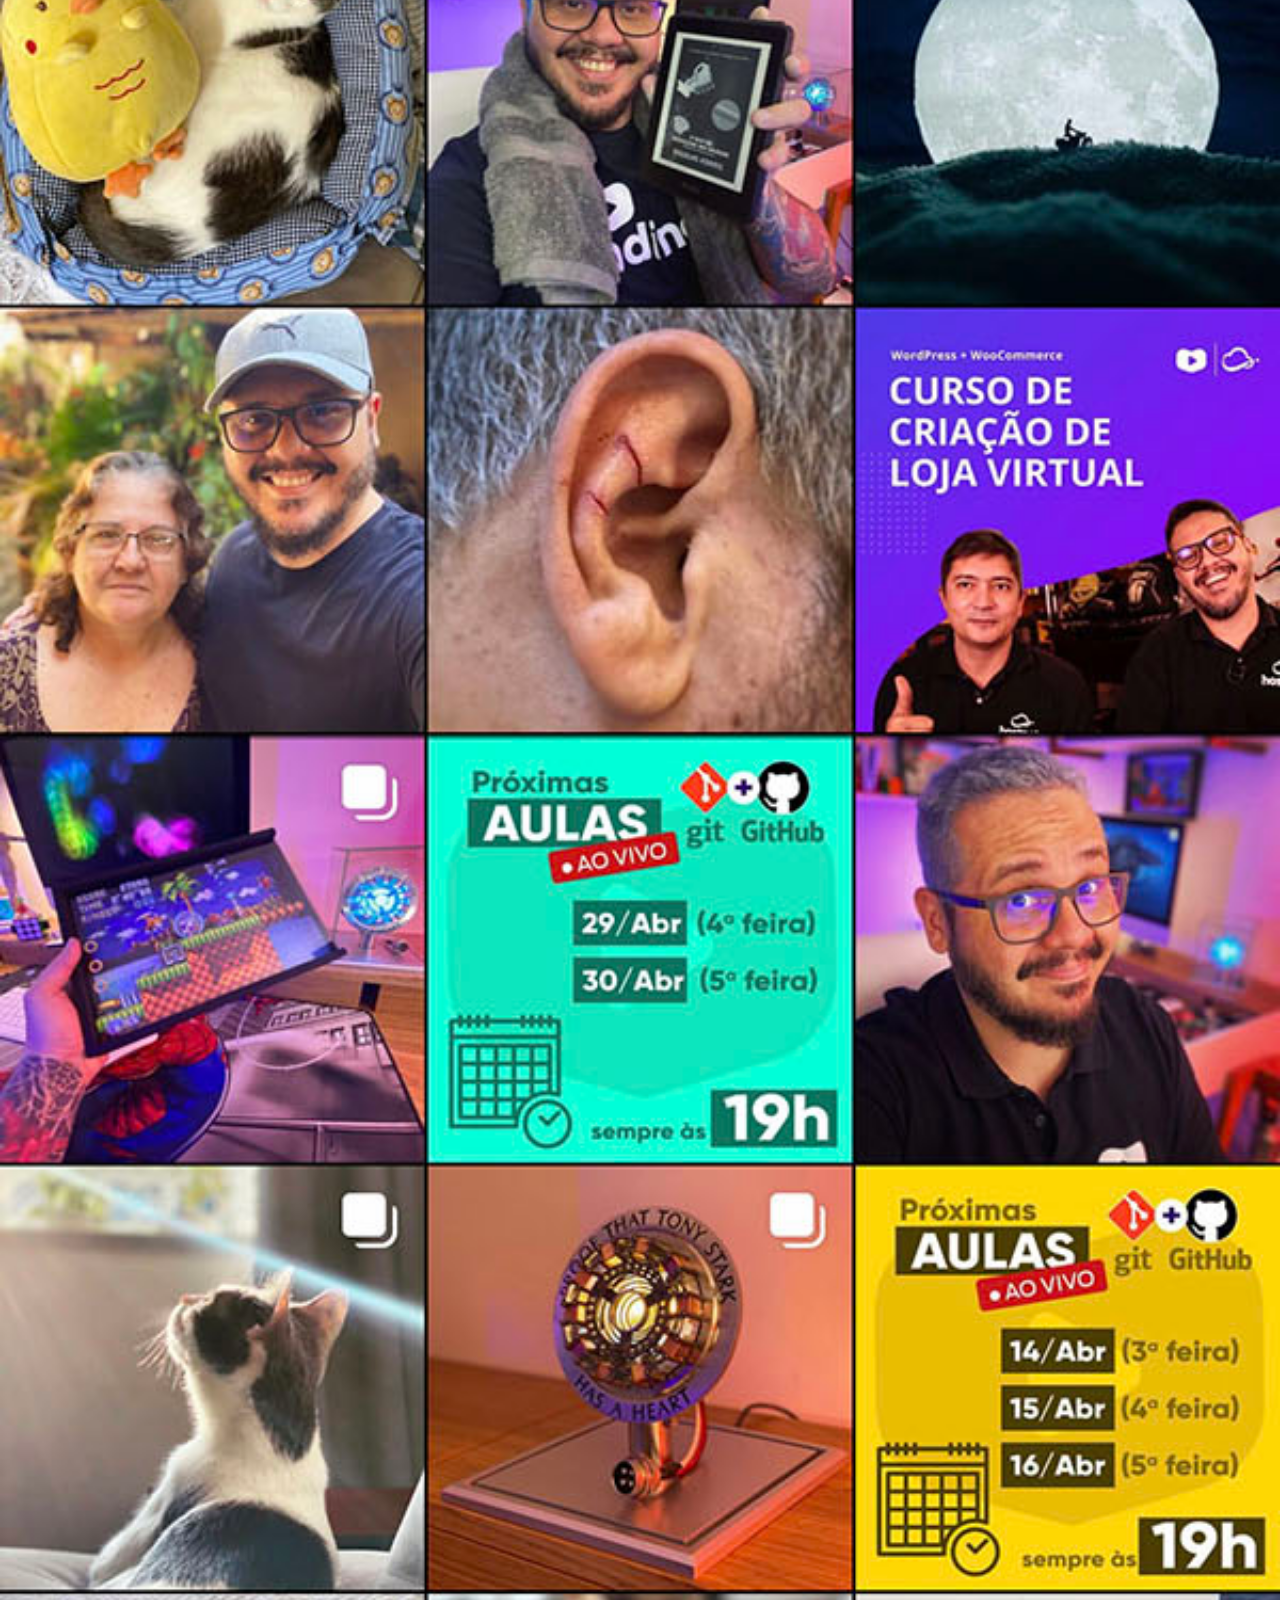
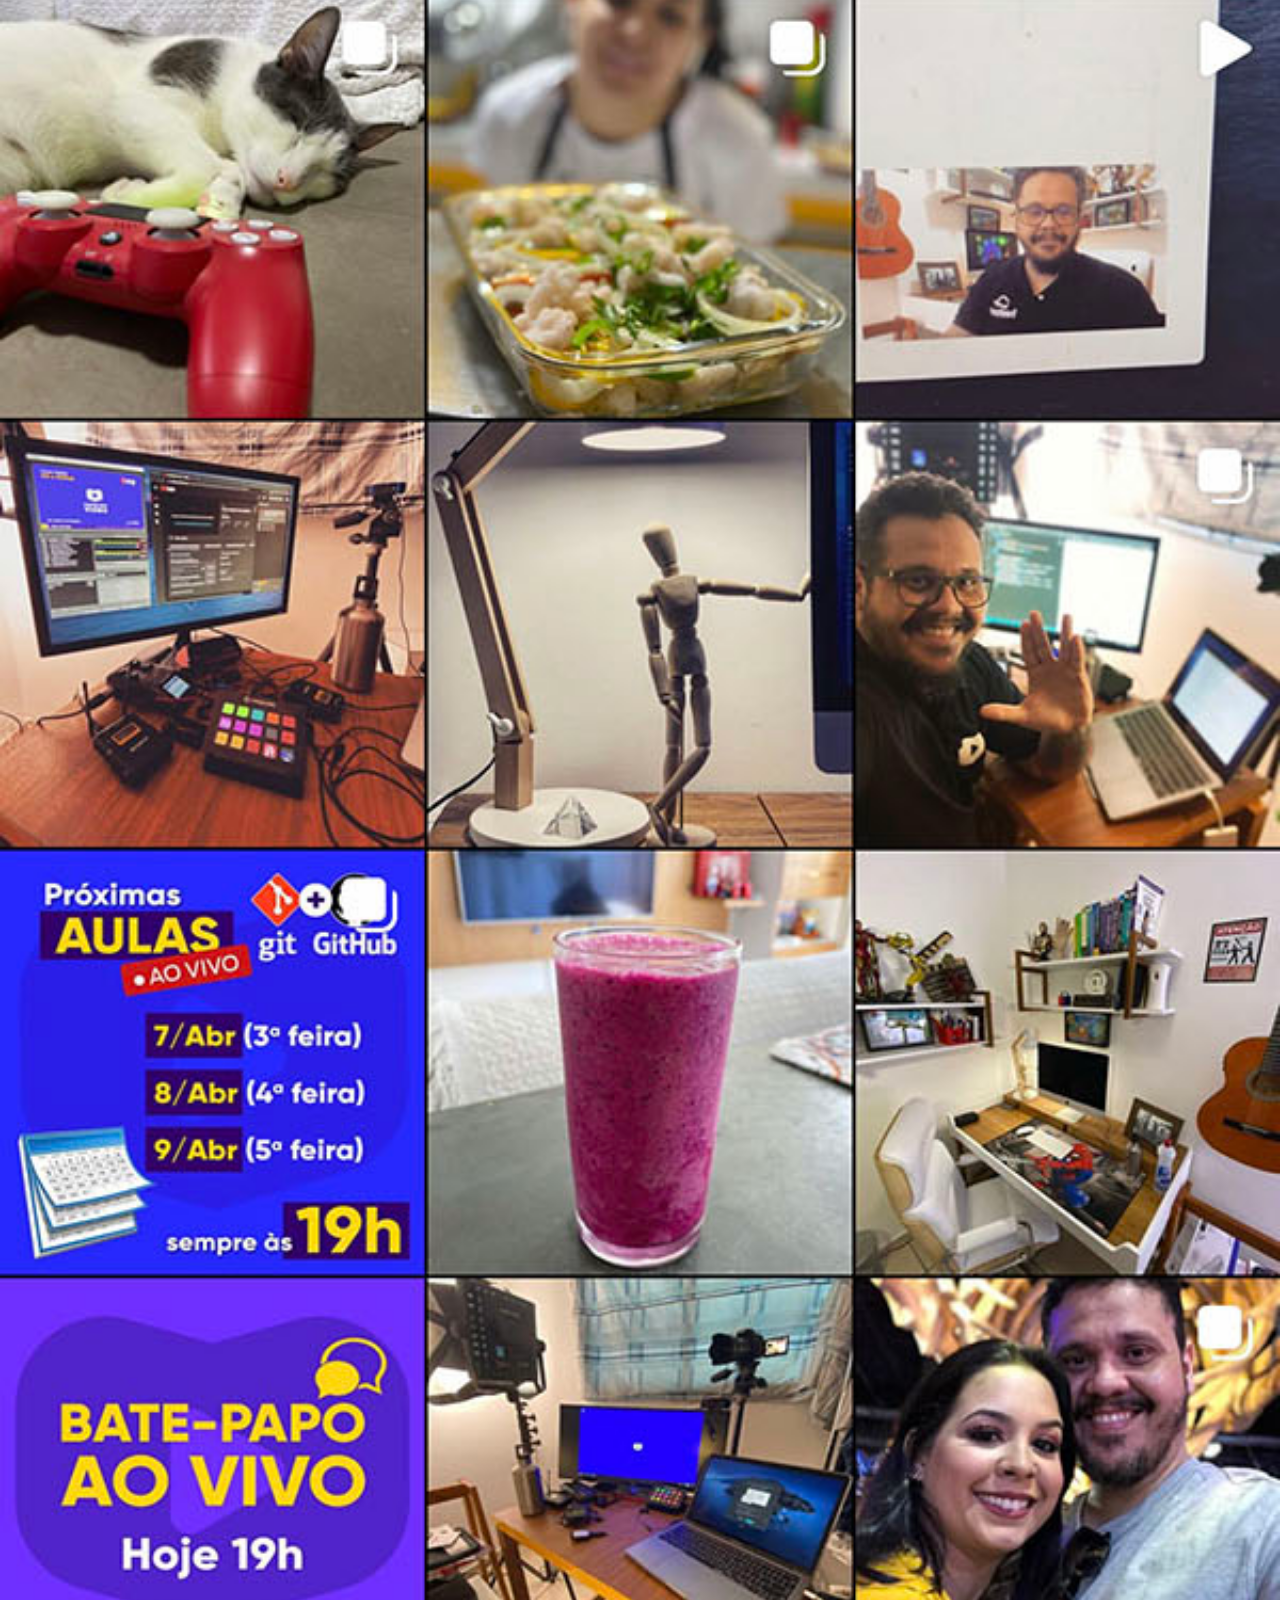
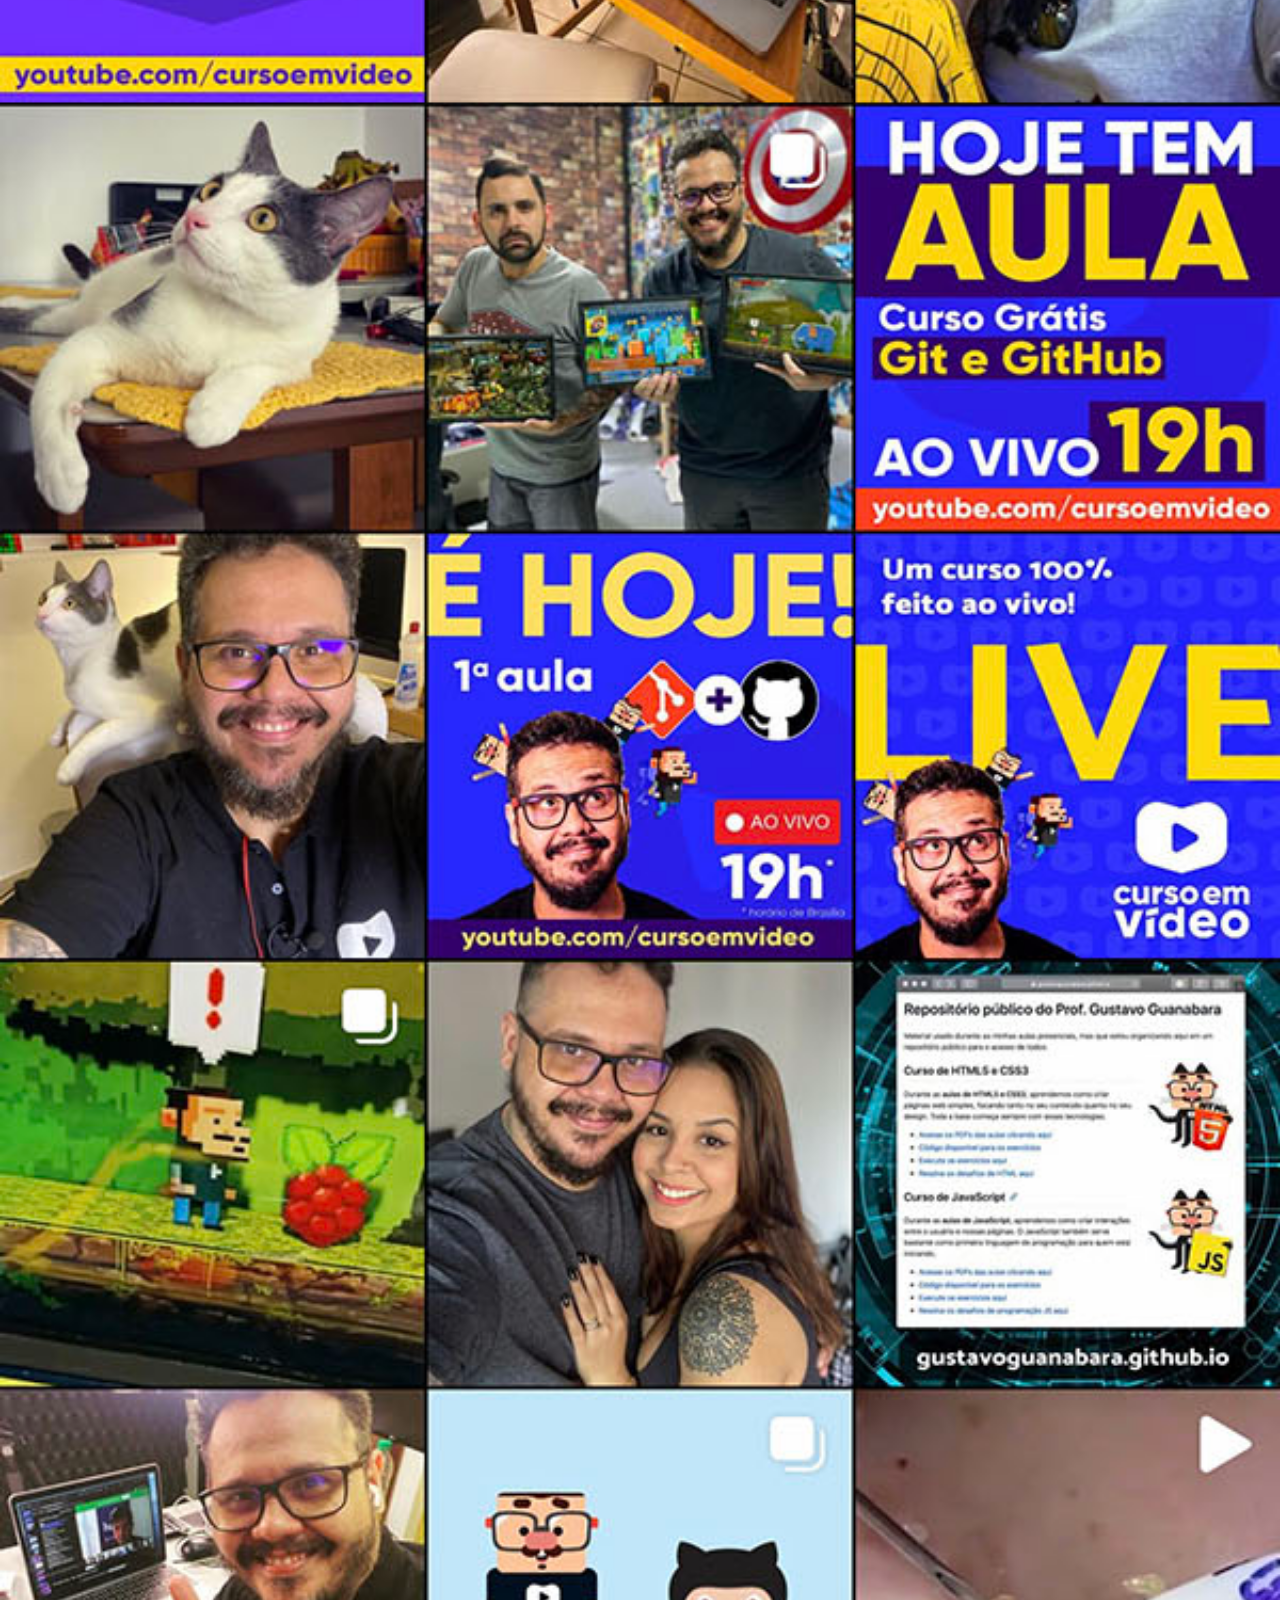
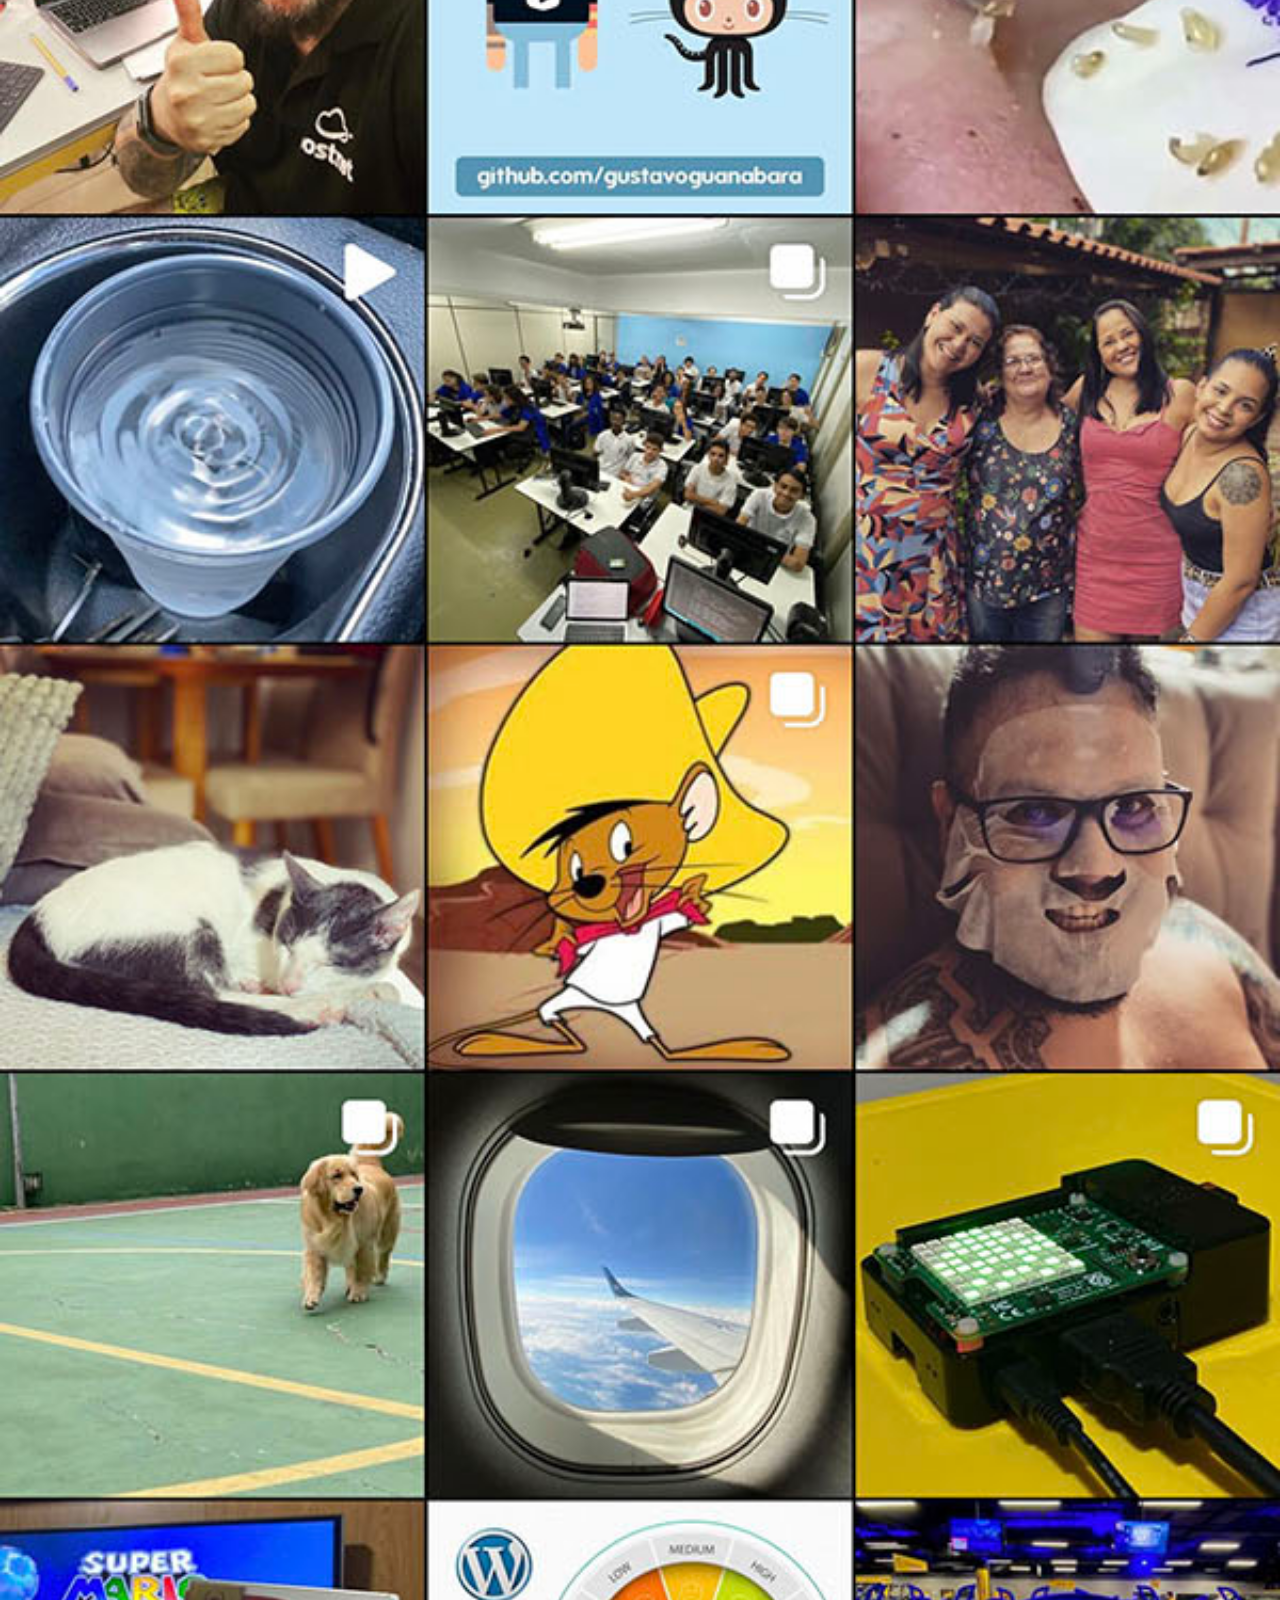
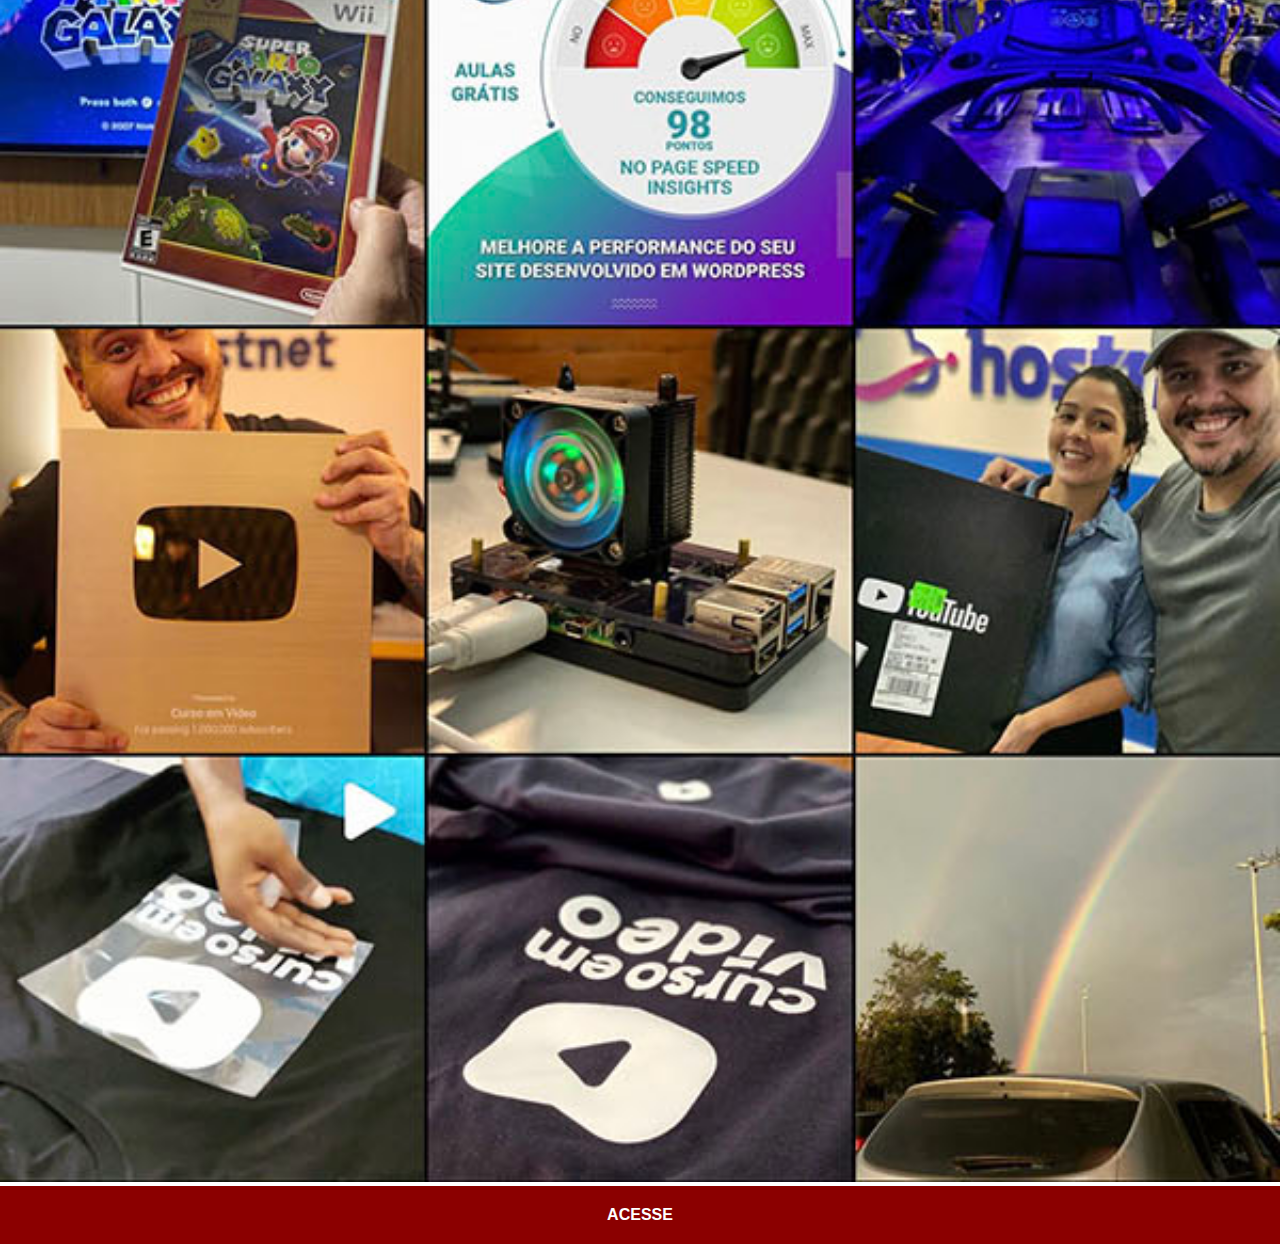
<file: instagram.html>
<!DOCTYPE html>
<html lang="pt-br">
<head>
    <meta charset="UTF-8">
    <meta name="viewport" content="width=device-width, initial-scale=1.0">
    <title>Instagram</title>
    <link rel="stylesheet" href="estilos/social.css">
</head>
<body>
    <img src="imagens/tela-instagram.jpg" alt="Instagram">
    <a href="https://www.instagram.com/gustavoguanabara/" target="_blank">ACESSE</a>
</body>
</html>
</file>
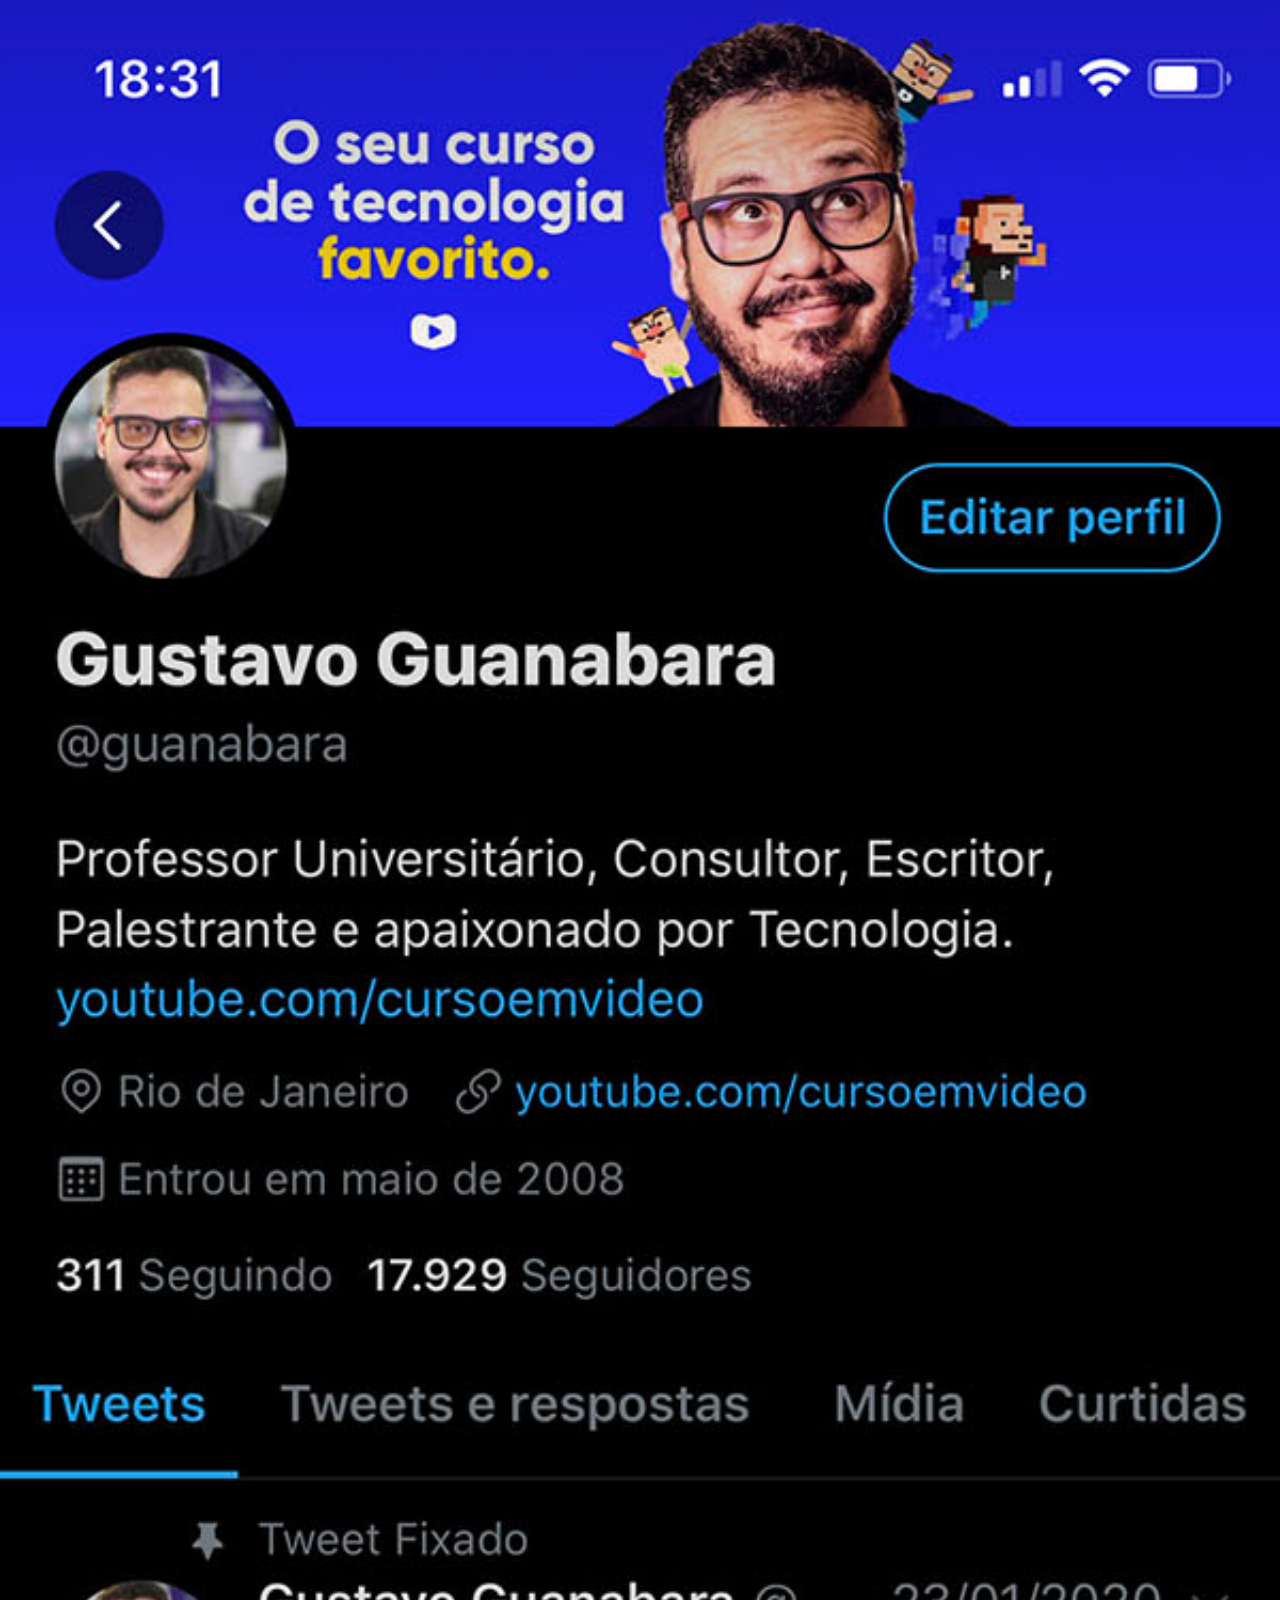
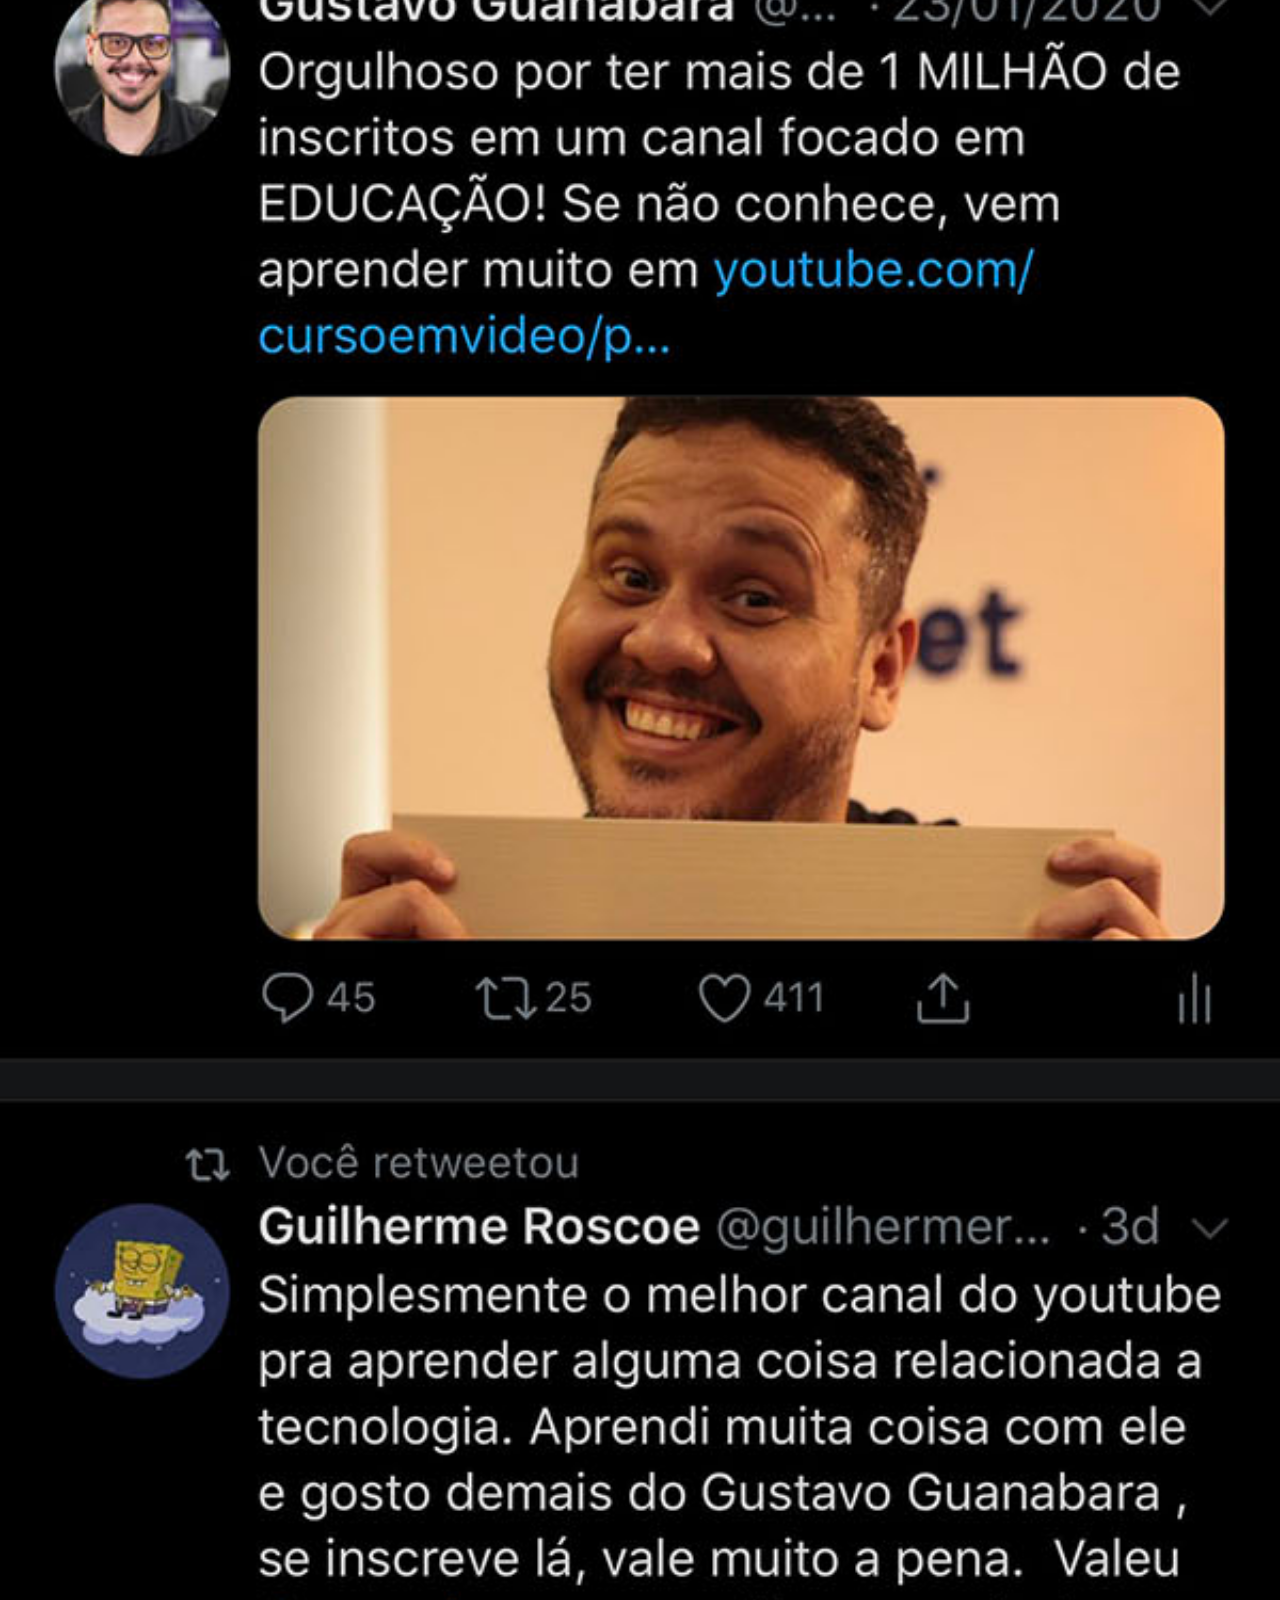
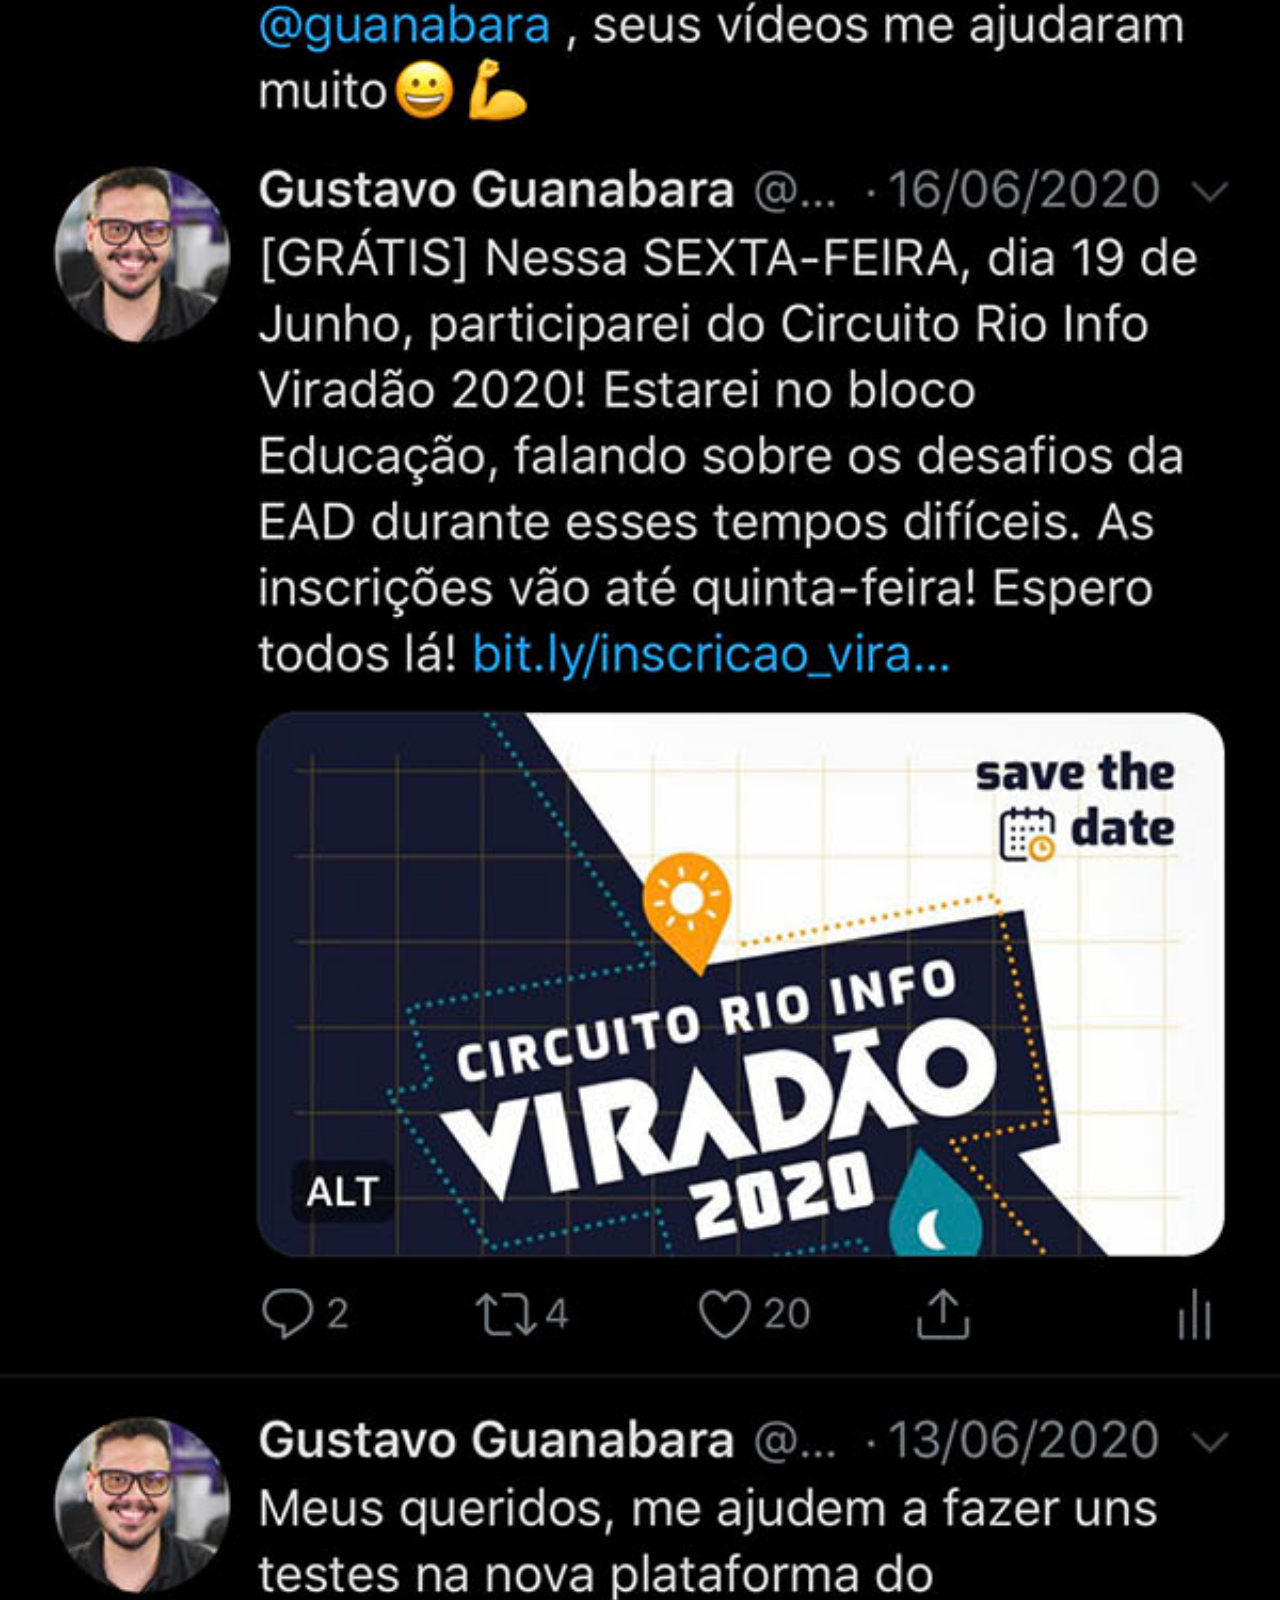
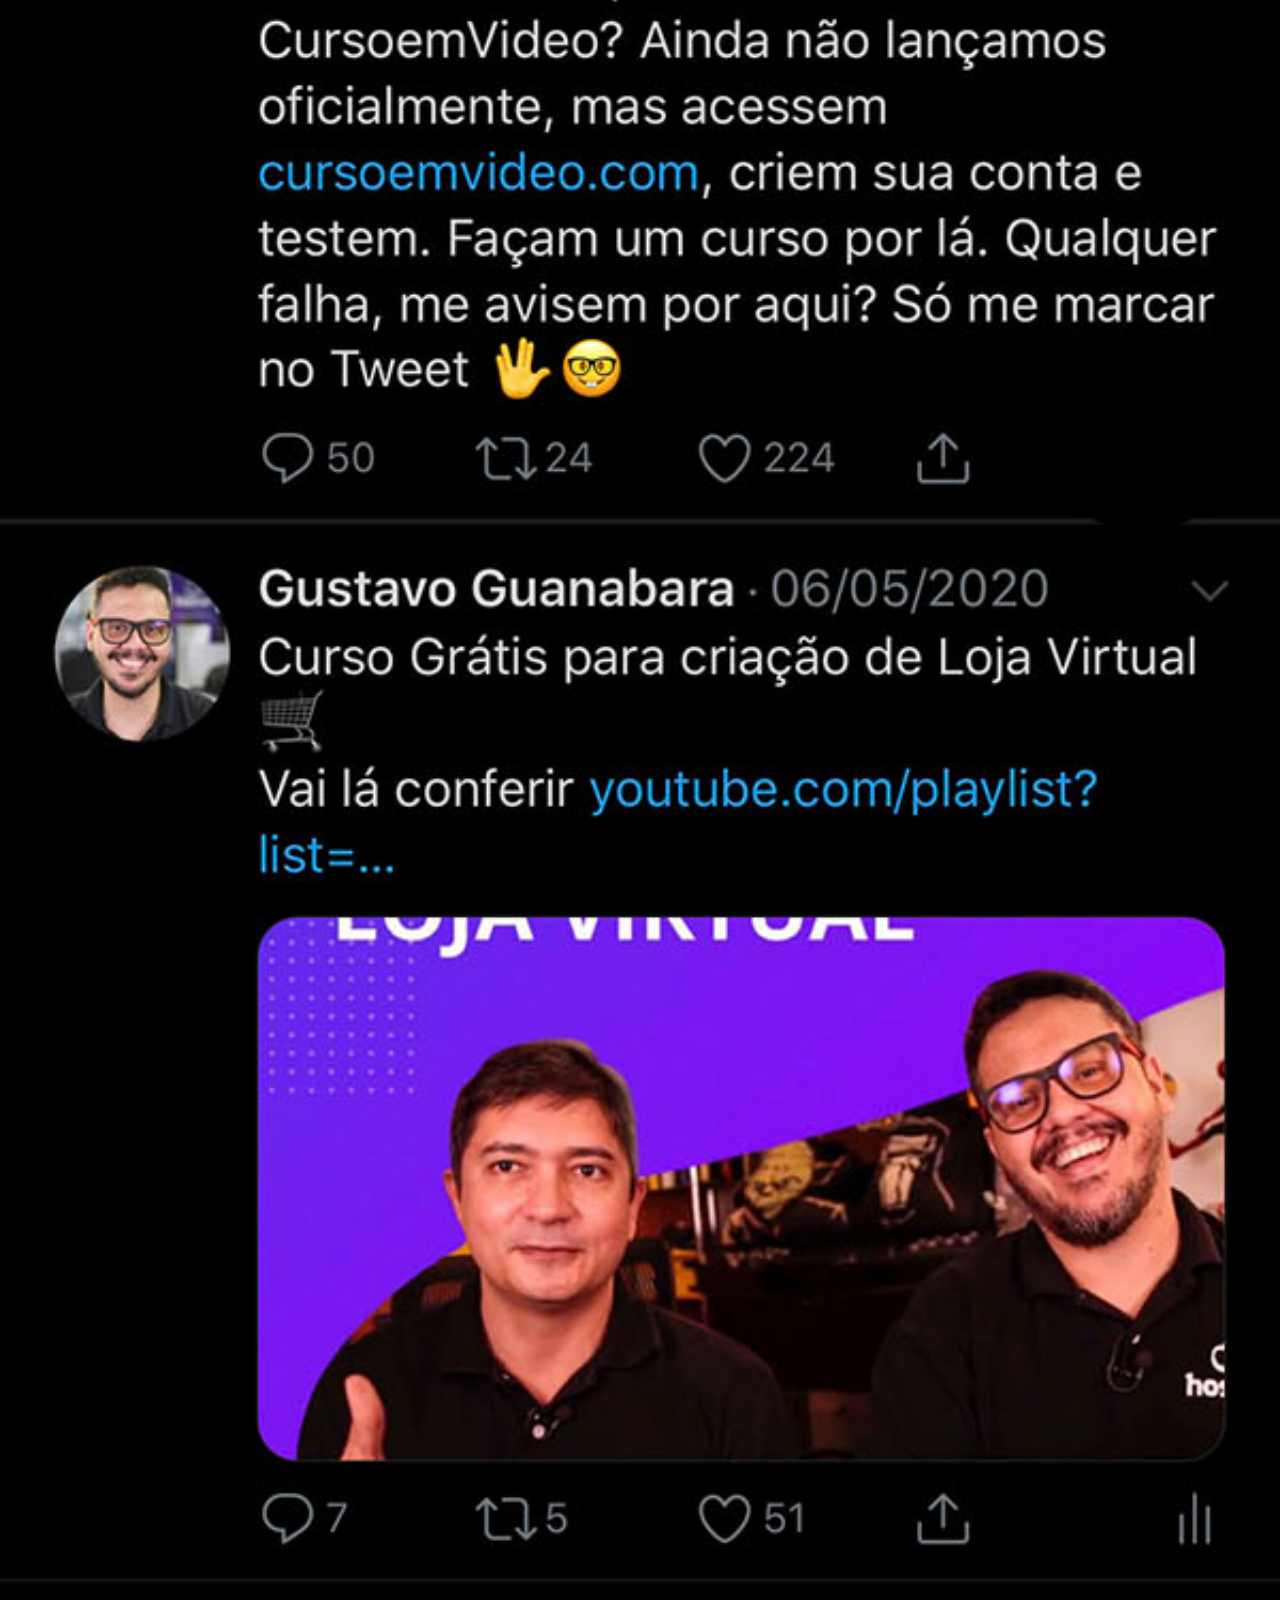
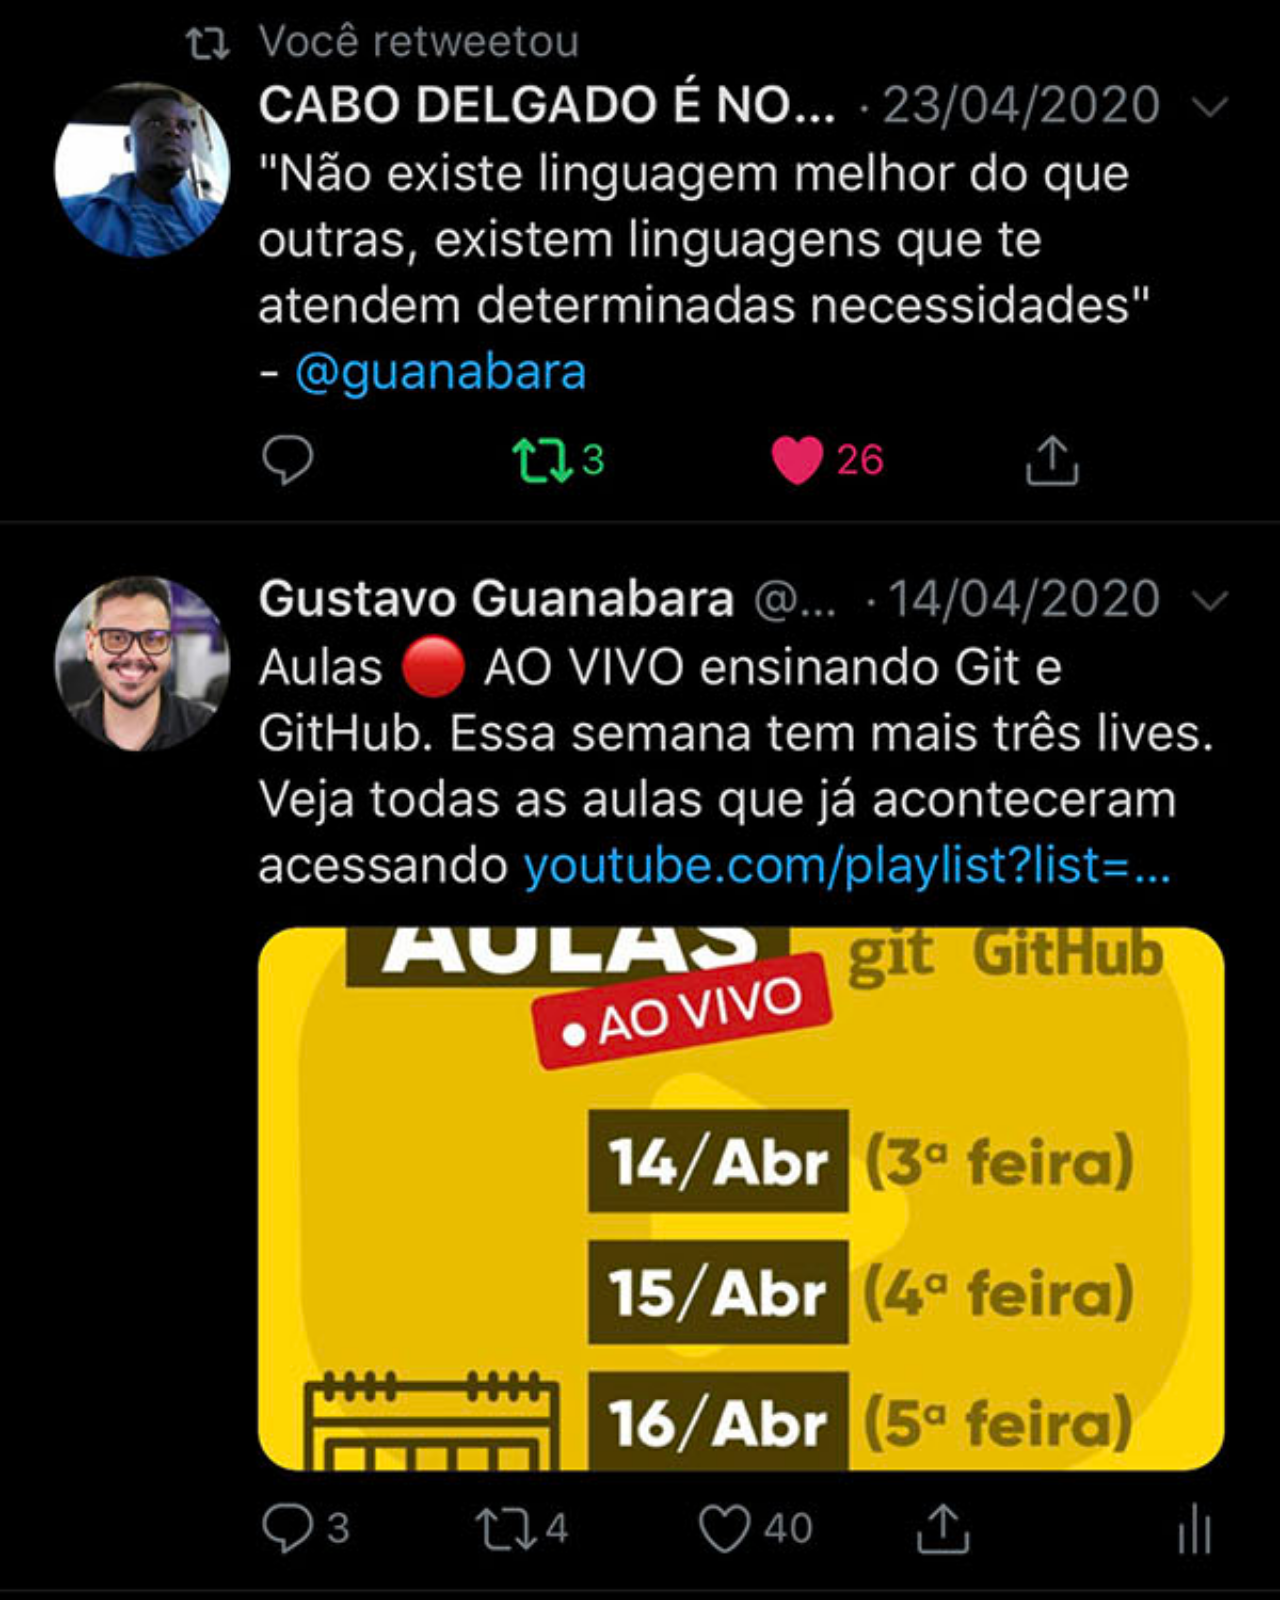
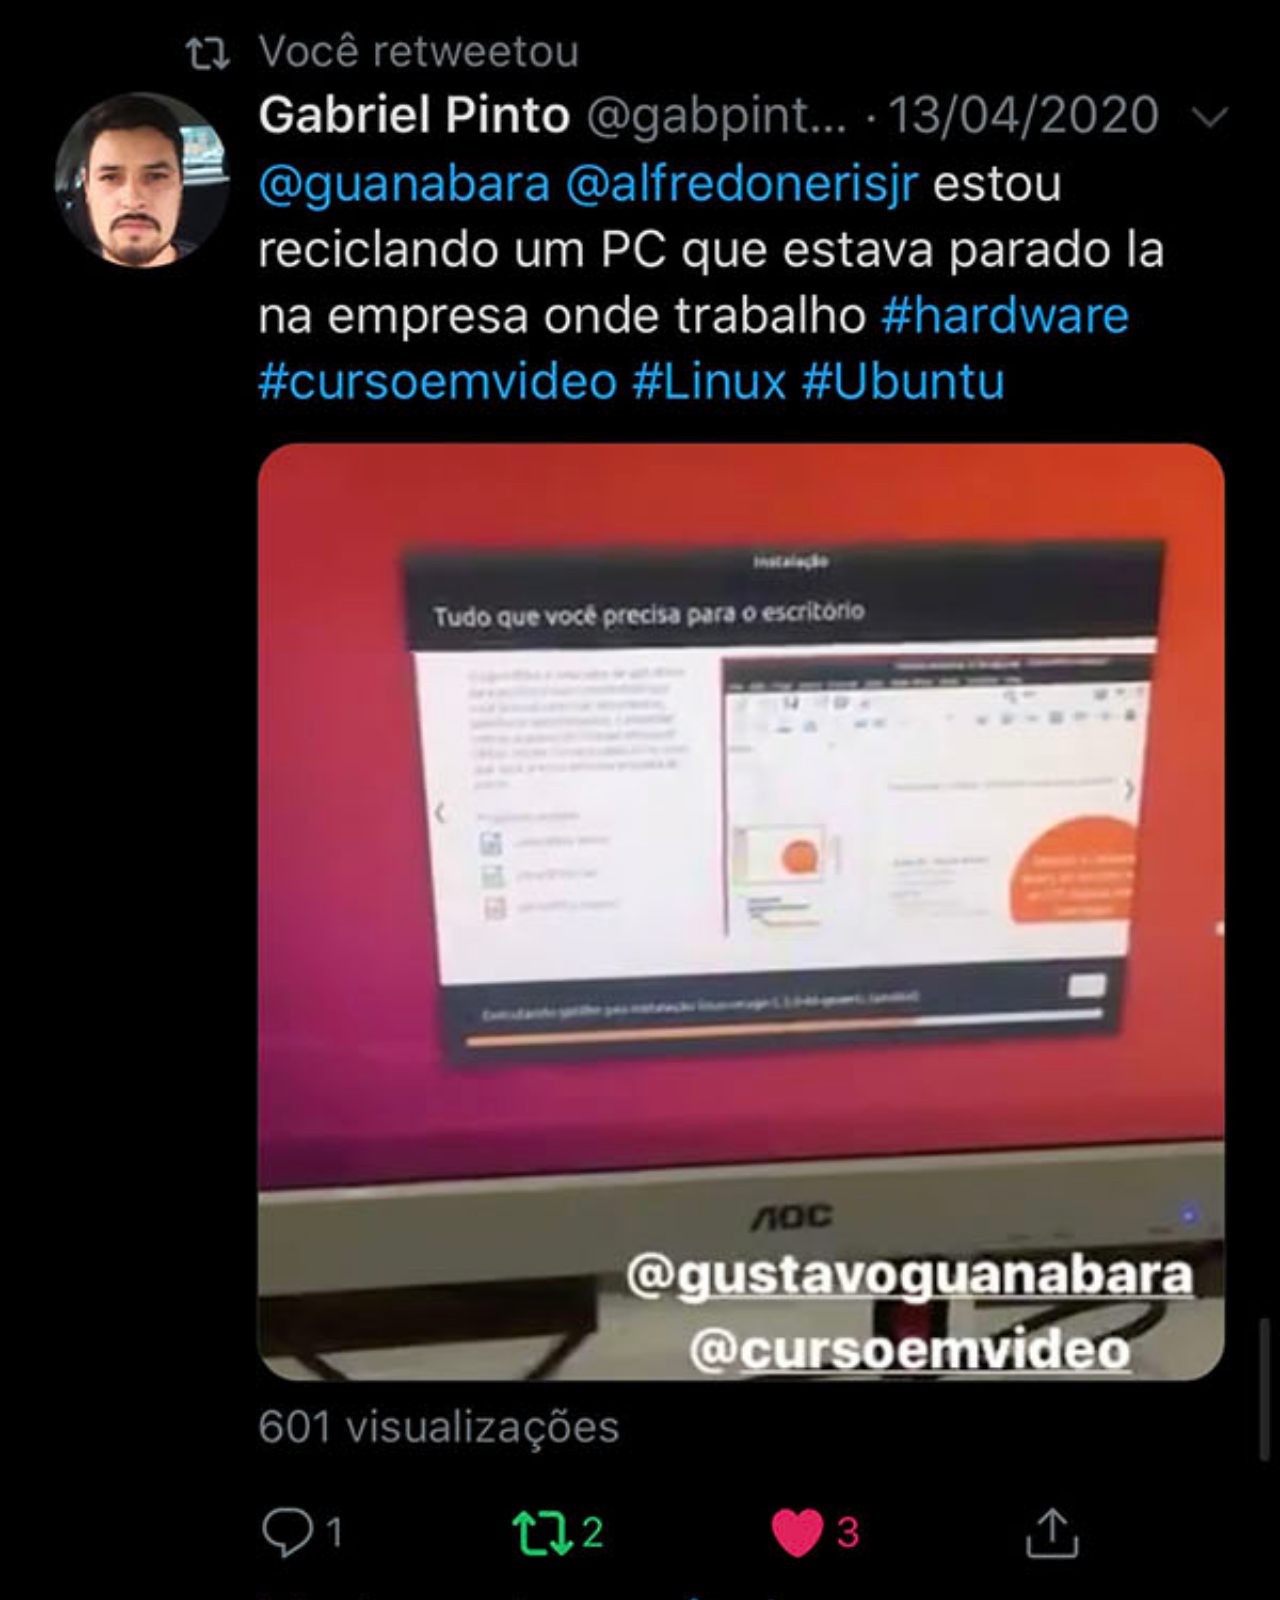
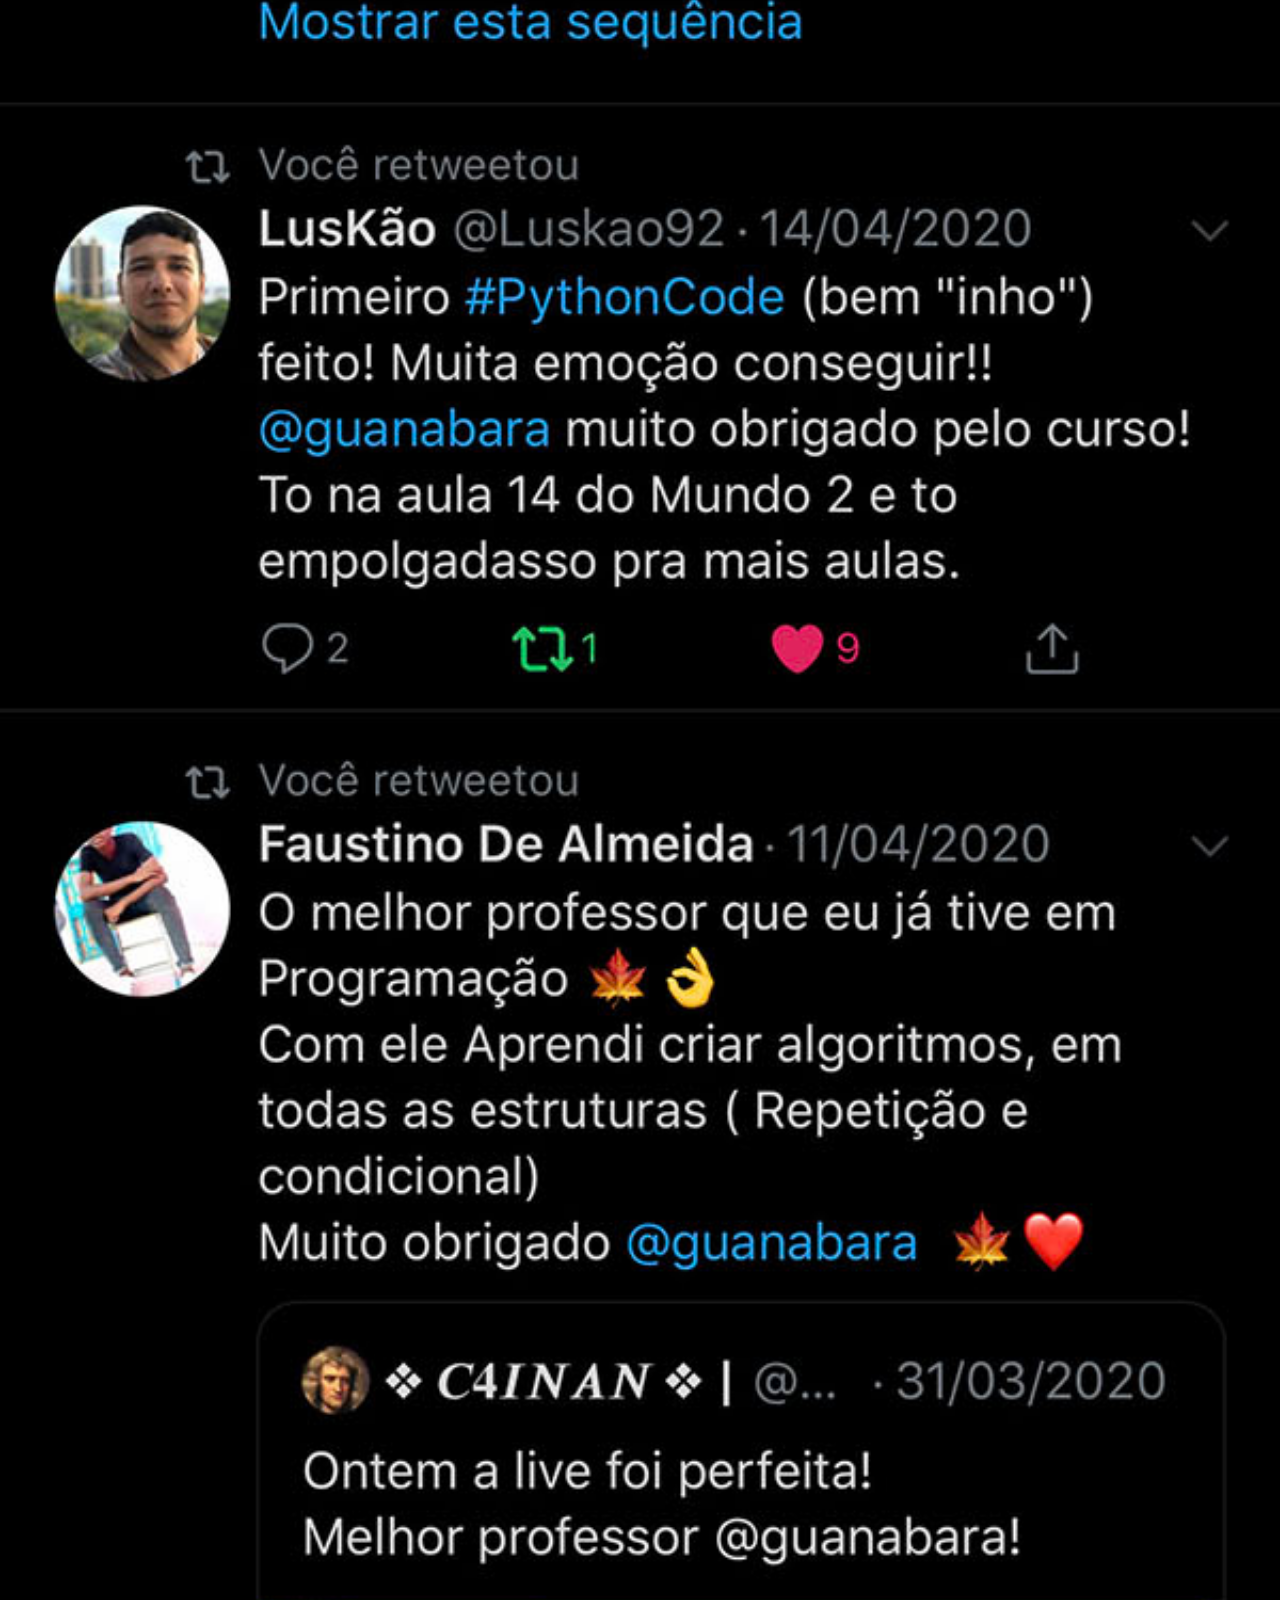
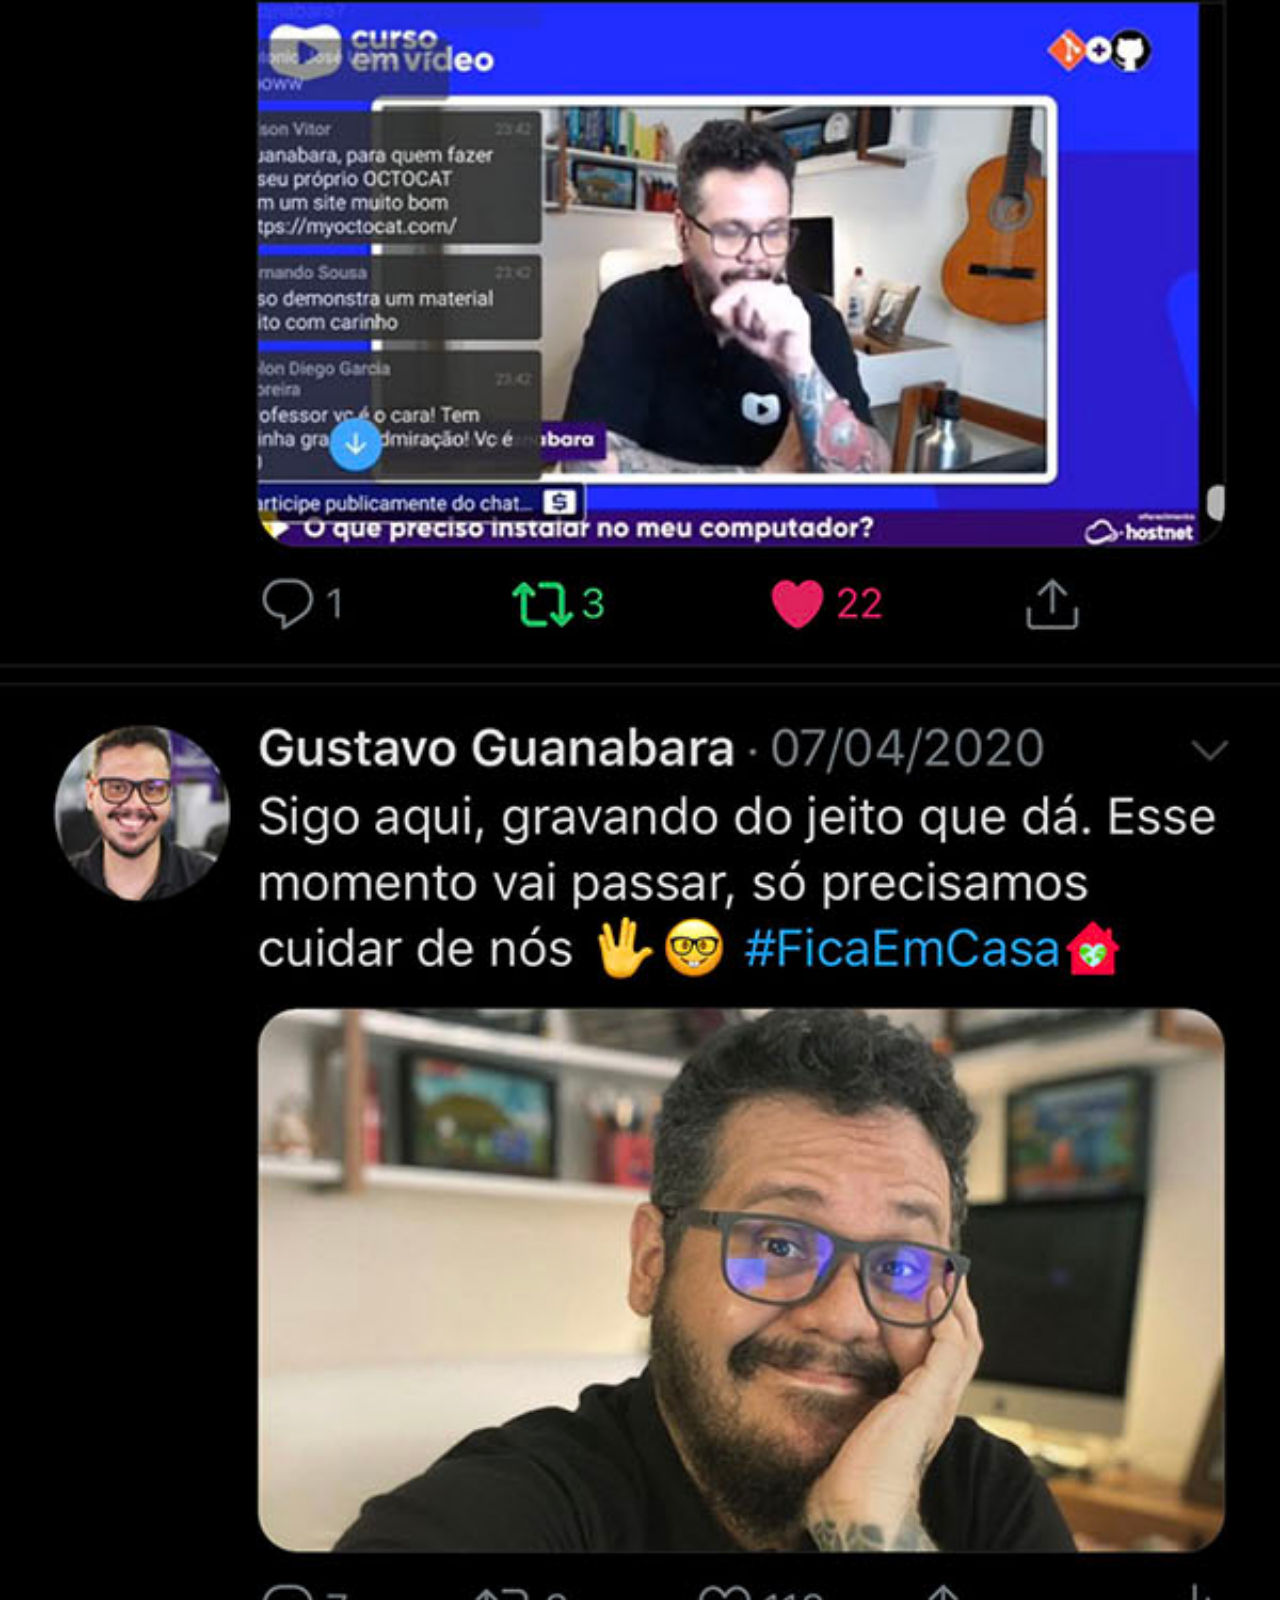
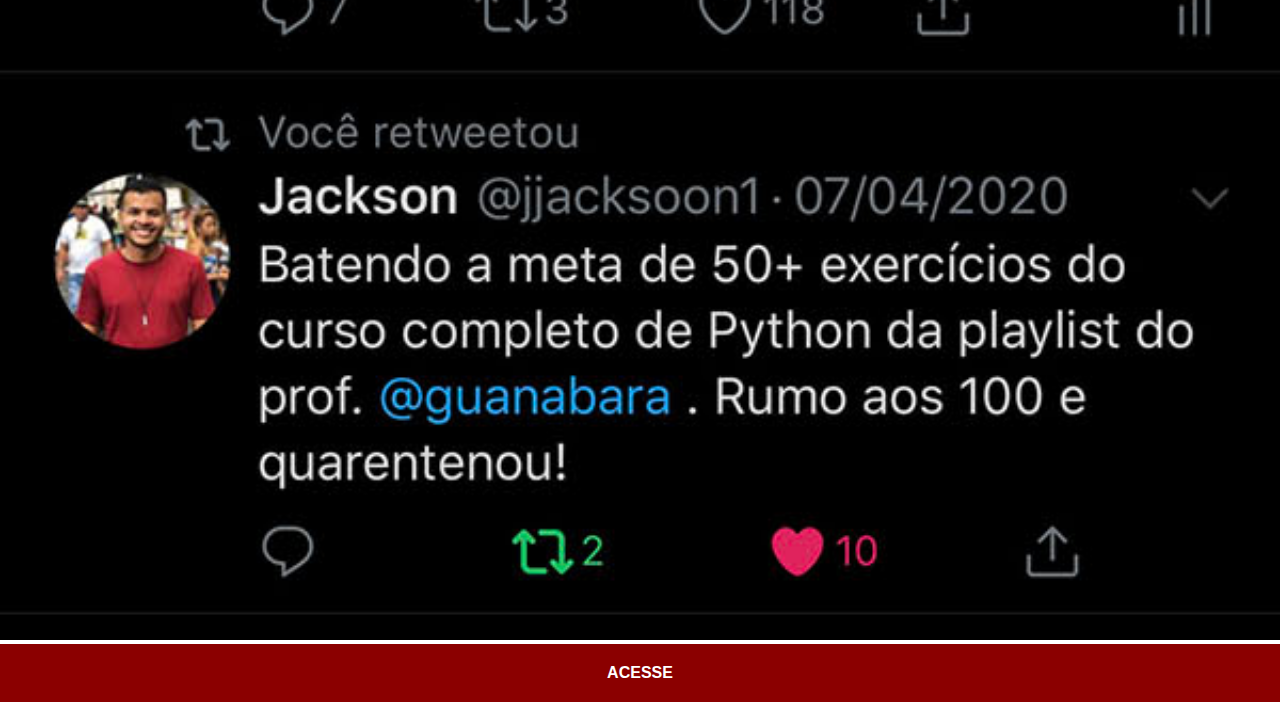
<file: twitter.html>
<!DOCTYPE html>
<html lang="pt-br">
<head>
    <meta charset="UTF-8">
    <meta name="viewport" content="width=device-width, initial-scale=1.0">
    <title>Twitter</title>
    <link rel="stylesheet" href="estilos/social.css">
</head>
<body>
    <img src="imagens/tela-twitter.jpg" alt="Twitter">
    <a href="https://twitter.com/guanabara" target="_blank">ACESSE</a>
</body>
</html>
</file>
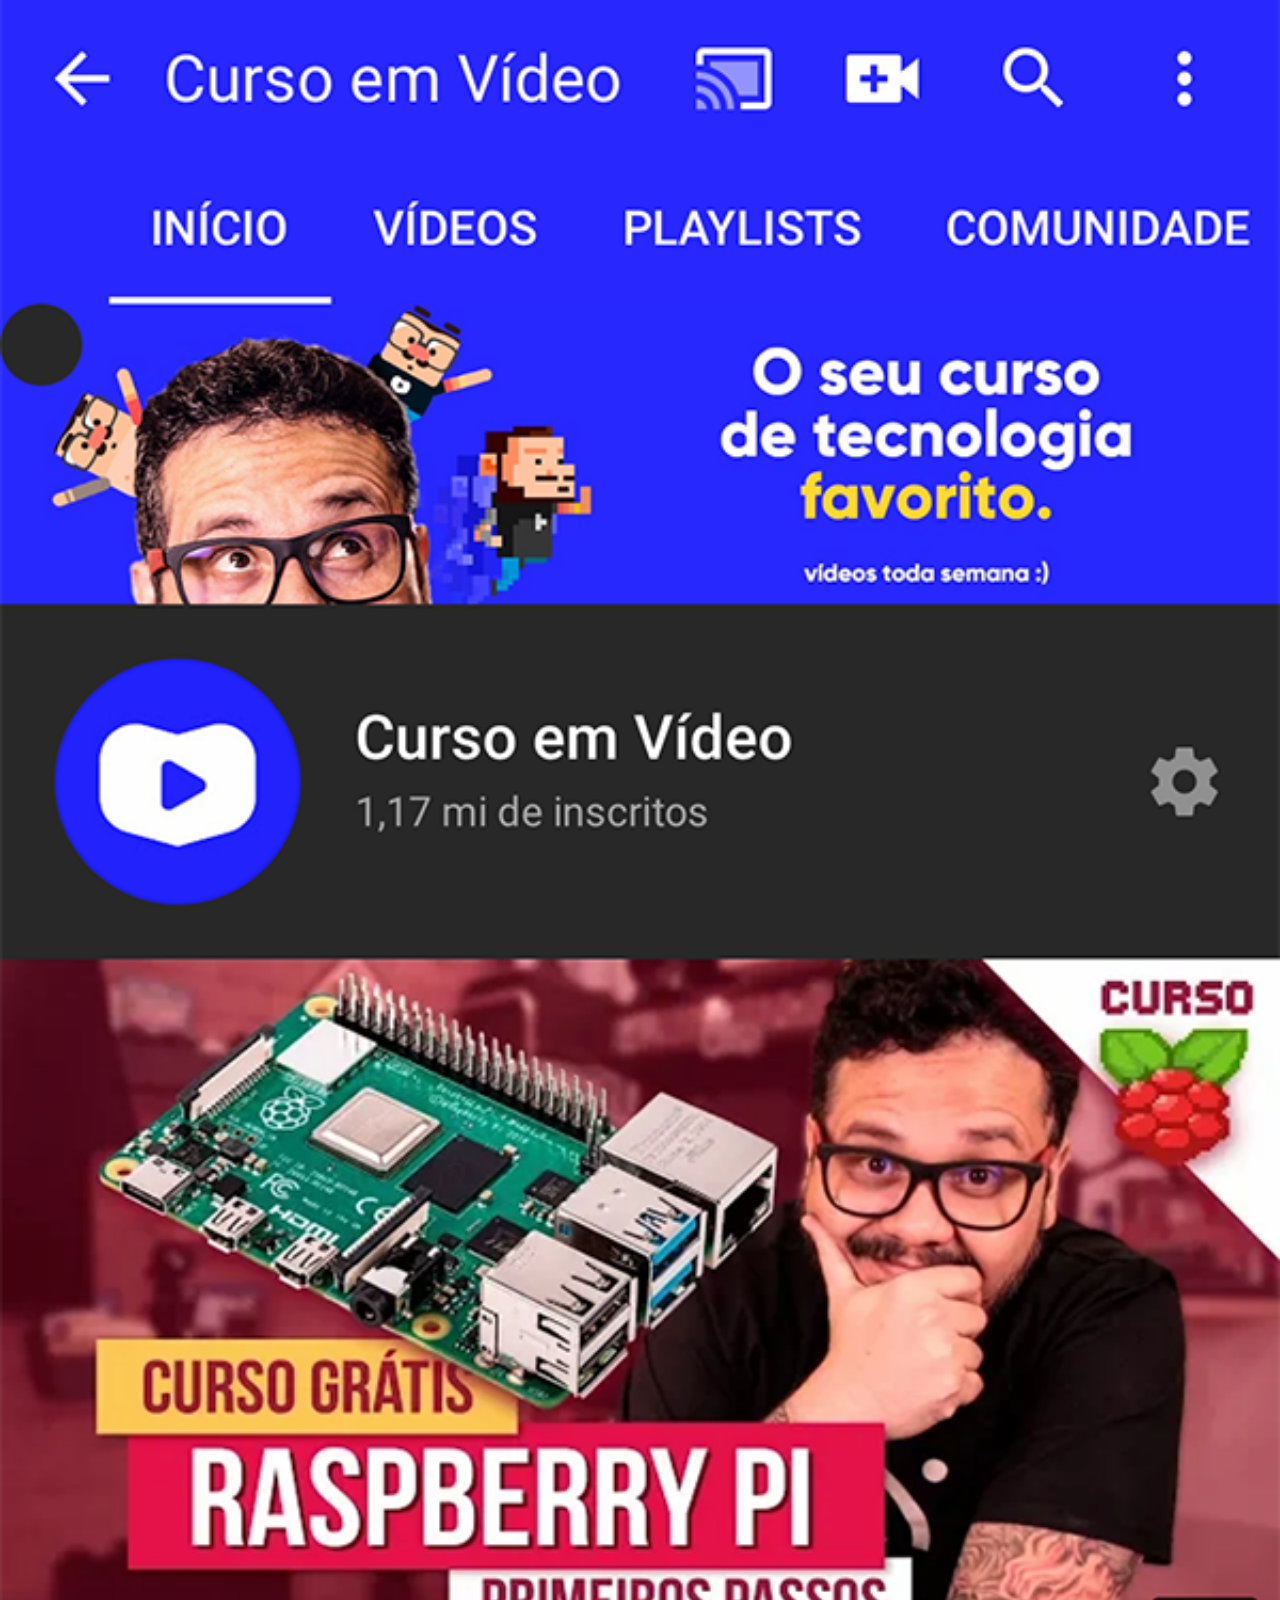
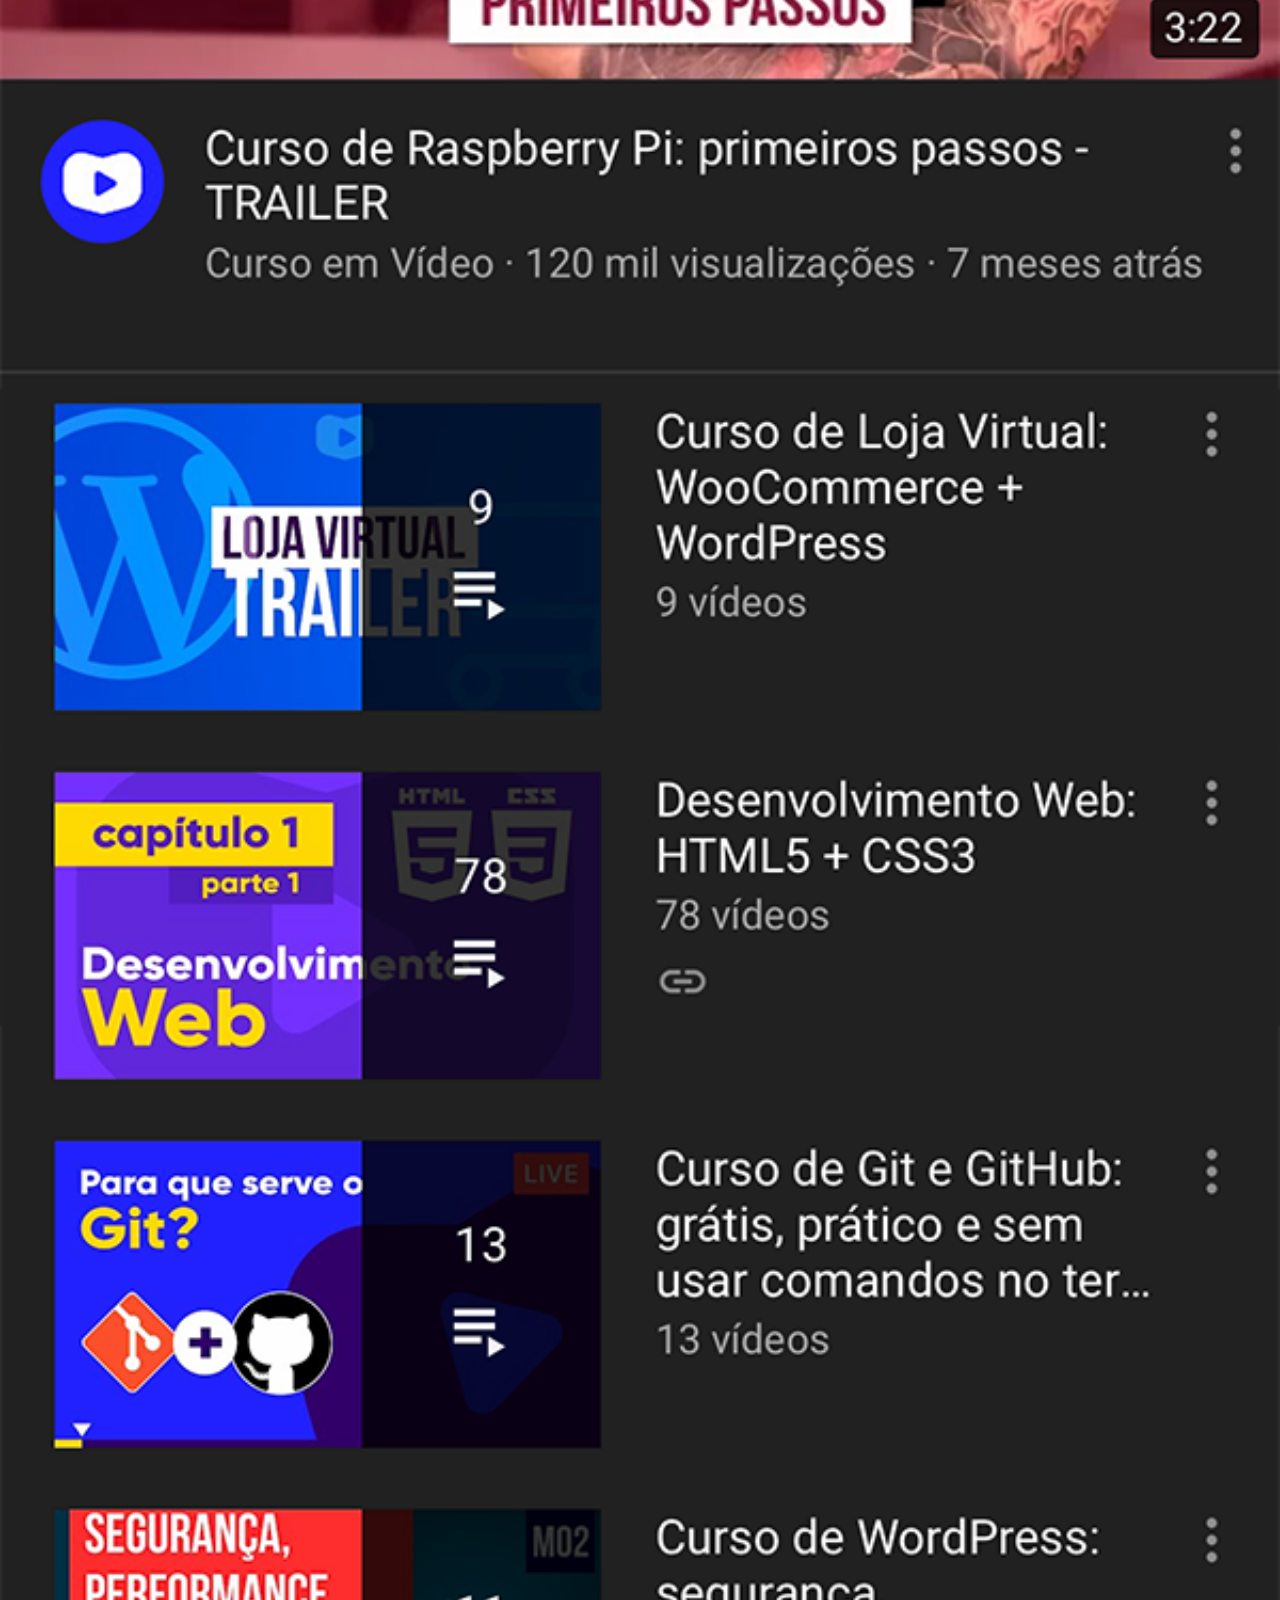
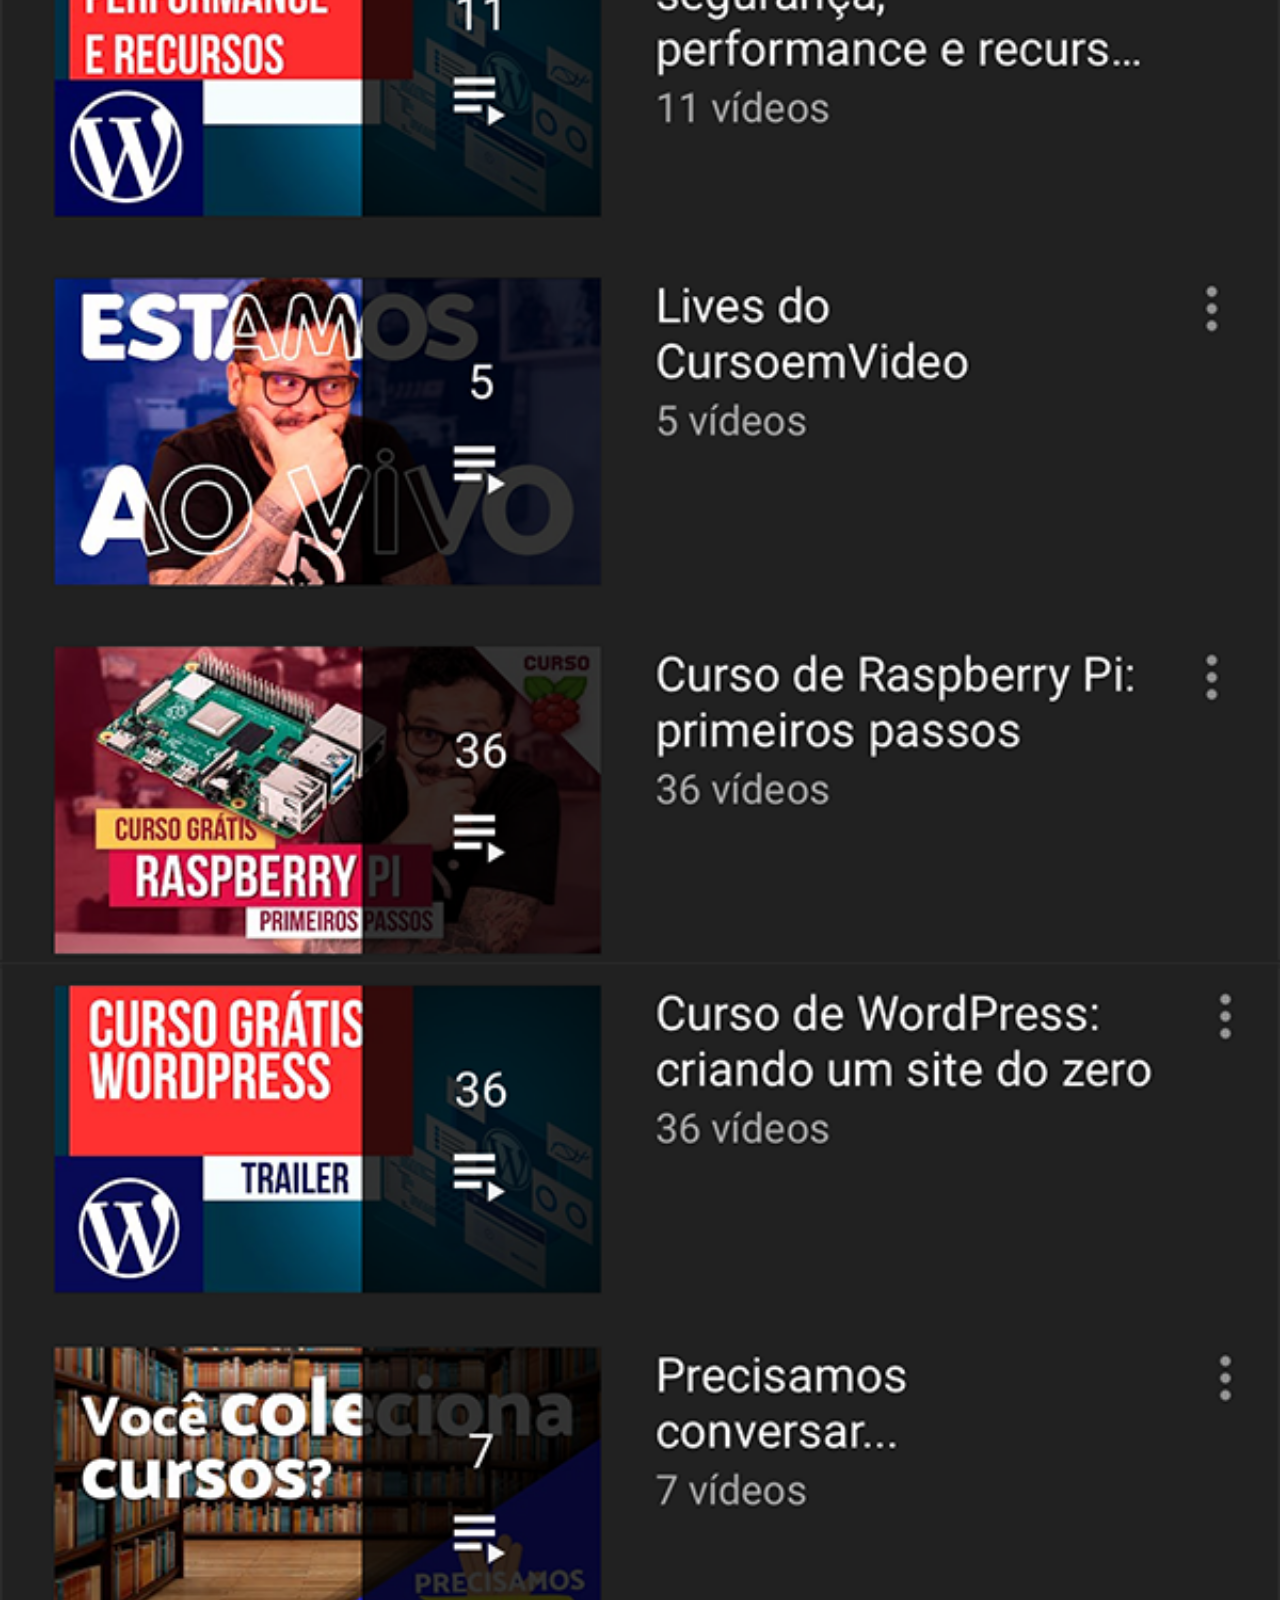
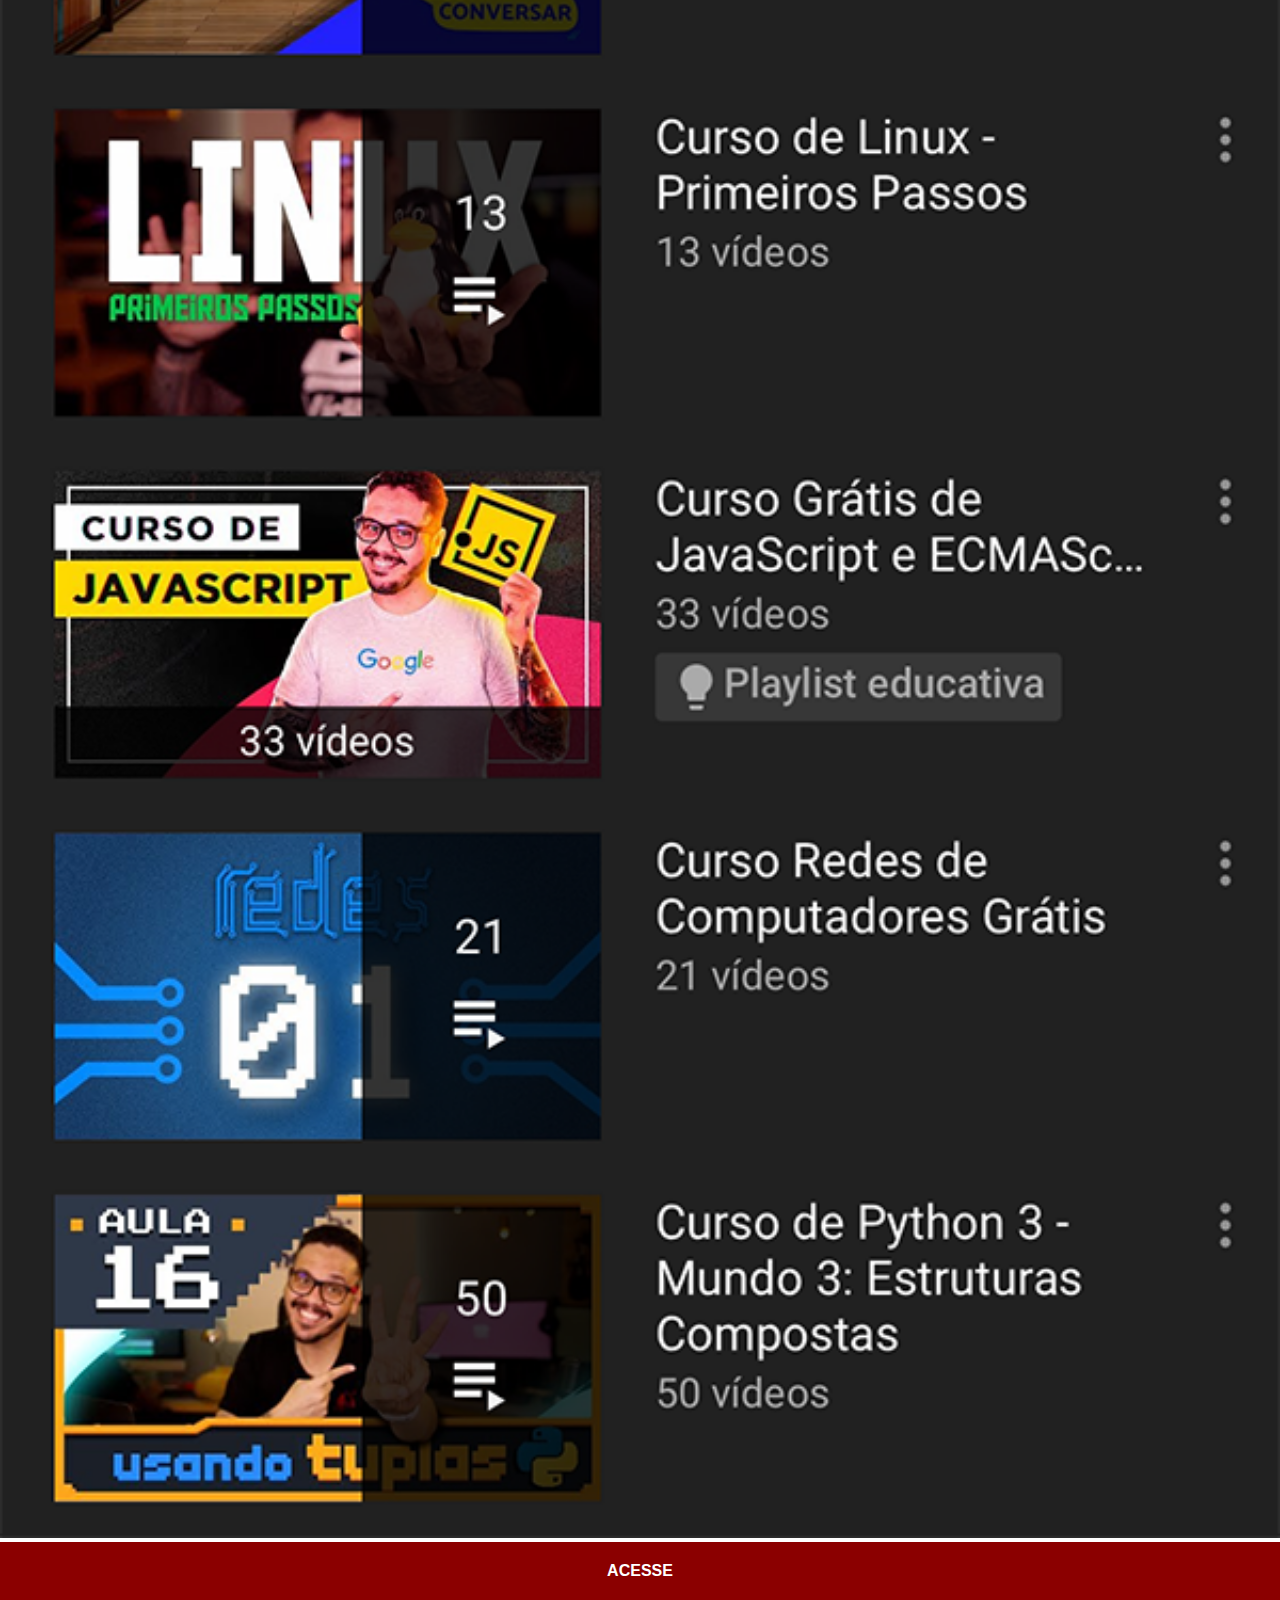
<file: youtube.html>
<!DOCTYPE html>
<html lang="pt-br">
<head>
    <meta charset="UTF-8">
    <meta name="viewport" content="width=device-width, initial-scale=1.0">
    <title>YouTube</title>
    <link rel="stylesheet" href="estilos/social.css">
<body>
    <img src="imagens/tela-youtube.png" alt="Youtube">
    <a href="https://www.youtube.com/c/CursoemV%C3%ADdeo" target="_blank">ACESSE</a>
</body>
</html>
</file>
<file: estilos/style.css>
@charset "UTF-8";

* {
    margin: 0;
    padding: 0;
    font-family: Arial, Helvetica, sans-serif;
}

html, body {
    height: 100vh;
    width: 100vw;
    background-color: black;
}

body {
    background: url('../imagens/fundo-madeira.jpg') no-repeat top center;
    background-size: cover;
    background-attachment: fixed;
}

main {
    position: relative;
    height: 100vh;
}

section#telefone {
    position: absolute;
    top: 50%;
    left: 50%;
    transform: translate(-50%, -50%);
    height: 627px;
    width: 311px;
    background: url('../imagens/frame-iphone.png') no-repeat;
}

iframe#tela {
    position: relative;
    top: 80px;
    left: 22px;
    width: 269px;
    height: 471px;
}

section#redes-sociais {
    text-align: right;
}

section#redes-sociais img {
    width: 50px;
    margin: 10px;
    border-radius: 50%;
    box-shadow: 2px 2px 5px rgba(0, 0, 0, 0.400);
    box-sizing: border-box;
}

section#redes-sociais img:hover {
    border: 2px solid  rgba(255, 255, 255, 0.637);
    transform: translate(-3px, -3px);
    box-shadow: 5px 5px 10px rgba(0, 0, 0, 0.623);
    transition: transform .3s,  border 0.5s;
}
</file>
<file: estilos/social.css>
@charset "UTF-8";

* {
    margin: 0;
    padding: 0;
    font-family: Arial, Helvetica, sans-serif;
}

::-webkit-scrollbar {
    width: 0;
    height: 0;
}

img {
    width: 100vw;
}

a {
    display: block;
    background-color: darkred;
    color: white;
    padding: 20px;
    text-align: center;
    font-weight: bolder;
    text-decoration: none;
}

a:hover {
    background-color: red;
}
</file>
